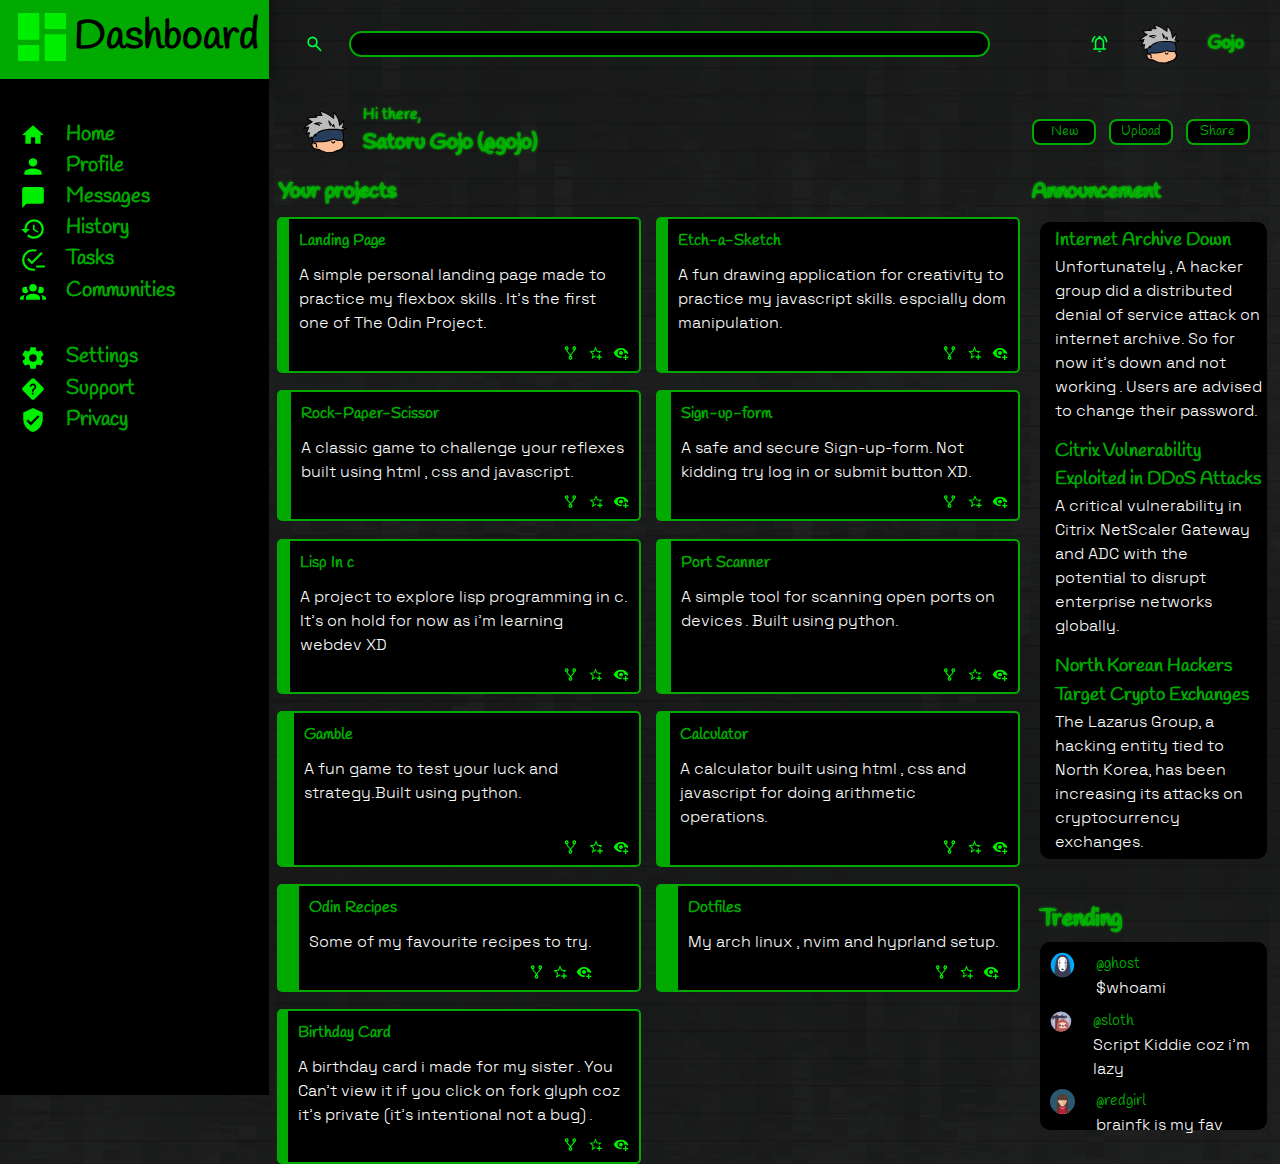
<file: index.html>
<!doctype html>
<html lang="en">
  <head>
    <meta charset="UTF-8" />
    <meta name="viewport" content="width=device-width, initial-scale=1.0" />
    <title>Admin Dashboard</title>
    <link rel="stylesheet" href="style.css" />
  </head>
  <body>
    <!--Making a container for my dashboard which will have display flex with 3 columns and 3 rows-->
    <div class="dashboard">
      <!--Sidebar will take first column and span across all rows -->
      <section class="sidebar">
        <!--sidebar will be further divided into 3 rows using grid-->
        <!--This is 1st row of sidebar which will contain heading "DASHBOARD" here -->
        <div class="sidebar-top">
          <div>
            <img src="assets/icons/view-dashboard.svg" alt="dashboard-logo" />
          </div>
          <h1>Dashboard</h1>
        </div>
        <!--This is second row of sidebar which will be containing different features , it is given display grid for proper alignment of each feature-->
        <div class="sidebar-features">
          <!--each feature is given a display flex so that icon and their p tag align properly in same row -->
          <div>
            <img src="assets/icons/home.svg" alt="home" />
            <p>Home</p>
          </div>
          <div>
            <img src="assets/icons/account.svg" alt="profile" />
            <p>Profile</p>
          </div>
          <div>
            <img src="assets/icons/message.svg" alt="Messages" />
            <p>Messages</p>
          </div>
          <div>
            <img src="assets/icons/history.svg" alt="History" />
            <p>History</p>
          </div>
          <div>
            <img src="assets/icons/tasks.svg" alt="Tasks" />
            <p>Tasks</p>
          </div>
          <div>
            <img src="assets/icons/account-group.svg" alt="Communities" />
            <p>Communities</p>
          </div>
        </div>
        <!--This is the last row of sidebar (3rd one)-->
        <!--It is structured same as sidebar features(it's children have display flex)-->
        <div class="sidebar-help">
          <div>
            <img src="assets/icons/cog.svg" alt="Settings" />
            <p>Settings</p>
          </div>
          <div>
            <img src="assets/icons/help-rhombus.svg" alt="support" />
            <p>Support</p>
          </div>
          <div>
            <img src="assets/icons/shield-check.svg" alt="privacy" />
            <p>Privacy</p>
          </div>
        </div>
      </section>
      <!--This takes the first row and spans from 2nd col to the end with display grid-->
      <section class="top-bar">
        <!--It's further divided into 2 rows with display grid-->
        <!--This is first row which is given display flex-->
        <div class="first-bar">
          <div class="search">
            <img src="assets/icons/search.svg" alt="search" />
            <input type="search" name="search" value="" />
          </div>
          <div class="avatar">
            <img src="assets/icons/bell.svg" alt="" />
            <a
              href="https://www.youtube.com/watch?v=dQw4w9WgXcQ"
              target="_blank"
            >
              <img src="assets/avatar/gojo.svg" alt="avatar" />
            </a>
            <h2>Gojo</h2>
          </div>
        </div>
        <!--This is second row , it's given display flex as well-->
        <div class="second-bar">
          <!--It's further divided into 2 div with display flex (one for logo and it's info , other for navbar)-->
          <div>
            <a
              href="https://www.youtube.com/watch?v=dQw4w9WgXcQ"
              target="_blank"
            >
              <img src="assets/avatar/gojo.svg" alt="avatar" />
            </a>
            <div>
              <p>Hi there,</p>
              <p>Satoru Gojo (@gojo)</p>
            </div>
          </div>
          <div class="navbar">
            <button>New</button>
            <button>Upload</button>
            <button>Share</button>
          </div>
        </div>
      </section>
      <!--This is the thrid row  and 2nd column, it contains all projects card , given display grid-->
      <section class="projects">
        <!--This is where project cards are it's children , it's given display grid with autofit so that it becomes responsive-->
        <div class="projects-grid">
          <!--Each direct div are project cards with display grid-->
          <div>
            <!--Empty div so that it changes it color when hover, takes almost 10-20% of project card just for design purpose-->
            <div class="coloreddiv"></div>
            <div>
              <!--Each card is further divided into 3rows (p for name of project, div for info about project last one for storing glyphs)-->
              <!--This is first row-->
              <p>Landing Page</p>
              <!--This is second row-->
              <div class="para">
                A simple personal landing page made to practice my flexbox
                skills . It's the first one of The Odin Project.
              </div>
              <!--This is third row-->
              <div class="glyphs">
                <!--Stores all glyphs (svg) with display flex-->
                <a
                  href="https://github.com/devnchill/Landing-Page"
                  target="_blank"
                >
                  <img src="assets/icons/fork.svg" alt="" />
                </a>
                <img src="assets/icons/star-plus-outline.svg" alt="" />
                <a
                  href="https://devnchill.github.io/Landing-Page"
                  target="_blank"
                >
                  <img src="assets/icons/eye-plus.svg" alt="" />
                </a>
              </div>
            </div>
          </div>
          <!--Second project card-->
          <div>
            <div class="coloreddiv"></div>
            <div>
              <p>Etch-a-Sketch</p>
              <div class="para">
                A fun drawing application for creativity to practice my
                javascript skills. espcially dom manipulation.
              </div>
              <div class="glyphs">
                <a
                  href="https://github.com/devnchill/Etch-a-Sketch"
                  target="_blank"
                >
                  <img src="assets/icons/fork.svg" alt="fork" />
                </a>
                <img
                  src="assets/icons/star-plus-outline.svg"
                  alt="star-plus-outline"
                />
                <a
                  href="https://devnchill.github.io/Etch-a-Sketch"
                  target="_blank"
                >
                  <img src="assets/icons/eye-plus.svg" alt="eye-plus" />
                </a>
              </div>
            </div>
          </div>
          <!--Third project card-->
          <div>
            <div class="coloreddiv"></div>
            <div>
              <p>Rock-Paper-Scissor</p>
              <div class="para">
                A classic game to challenge your reflexes built using html , css
                and javascript.
              </div>
              <div class="glyphs">
                <a
                  href="https://github.com/devnchill/Rock-Paper-Scissors"
                  target="_blank"
                >
                  <img src="assets/icons/fork.svg" alt="fork" />
                </a>
                <img src="assets/icons/star-plus-outline.svg" alt="" />
                <a
                  href="https://devnchill.github.io/Rock-Paper-Scissors"
                  target="_blank"
                >
                  <img src="assets/icons/eye-plus.svg" alt="view" />
                </a>
              </div>
            </div>
          </div>
          <!--Fourth project card-->
          <div>
            <div class="coloreddiv"></div>
            <div>
              <p>Sign-up-form</p>
              <div class="para">
                A safe and secure Sign-up-form. Not kidding try log in or submit
                button XD.
              </div>
              <div class="glyphs">
                <a
                  href="https://github.com/devnchill/Sign-up-form"
                  target="_blank"
                >
                  <img src="assets/icons/fork.svg" alt="fork" />
                </a>
                <img src="assets/icons/star-plus-outline.svg" alt="" />
                <a
                  href="https://devnchill.github.io/Sign-up-Form"
                  target="_blank"
                >
                  <img src="assets/icons/eye-plus.svg" alt="view" />
                </a>
              </div>
            </div>
          </div>
          <!--FIfth project card-->
          <div>
            <div class="coloreddiv"></div>
            <div>
              <p>Lisp In c</p>
              <div class="para">
                A project to explore lisp programming in c. It's on hold for now
                as i'm learning webdev XD
              </div>
              <div class="glyphs">
                <a href="https://github.com/devnchill/LispInC" target="_blank">
                  <img src="assets/icons/fork.svg" alt="" />
                </a>
                <img src="assets/icons/star-plus-outline.svg" alt="" />
                <img src="assets/icons/eye-plus.svg" alt="" />
              </div>
            </div>
          </div>
          <!--Sixth project card-->
          <div>
            <div class="coloreddiv"></div>
            <div>
              <p>Port Scanner</p>
              <div class="para">
                A simple tool for scanning open ports on devices . Built using
                python.
              </div>
              <div class="glyphs">
                <a
                  href="https://github.com/devnchill/Python_Stuff/tree/main/Port_Scanner"
                  target="_blank"
                >
                  <img src="assets/icons/fork.svg" alt="" />
                </a>
                <img src="assets/icons/star-plus-outline.svg" alt="" />
                <img src="assets/icons/eye-plus.svg" alt="" />
              </div>
            </div>
          </div>
          <!--Seventh project card-->
          <div>
            <div class="coloreddiv"></div>
            <div>
              <p>Gamble</p>
              <div class="para">
                A fun game to test your luck and strategy.Built using python.
              </div>
              <div class="glyphs">
                <a
                  href="https://github.com/devnchill/Python_Stuff/blob/main/gamble.py"
                  target="_blank"
                >
                  <img src="assets/icons/fork.svg" alt="" />
                </a>
                <img src="assets/icons/star-plus-outline.svg" alt="" />
                <img src="assets/icons/eye-plus.svg" alt="" />
              </div>
            </div>
          </div>
          <!--Eigth project card-->
          <div>
            <div class="coloreddiv"></div>
            <div>
              <p>Calculator</p>
              <div class="para">
                A calculator built using html , css and javascript for doing
                arithmetic operations.
              </div>
              <div class="glyphs">
                <a
                  href="https://github.com/devnchill/Calculator"
                  target="_blank"
                >
                  <img src="assets/icons/fork.svg" alt="" />
                </a>
                <img src="assets/icons/star-plus-outline.svg" alt="" />
                <a
                  href="https://devnchill.github.io/Calculator"
                  target="_blank"
                >
                  <img src="assets/icons/eye-plus.svg" alt="" />
                </a>
              </div>
            </div>
          </div>
          <!--Nineth project card-->
          <div>
            <div class="coloreddiv"></div>
            <div>
              <p>Odin Recipes</p>
              <div class="para">Some of my favourite recipes to try.</div>
              <div class="glyphs">
                <a
                  href="https://github.com/devnchill/odin-recipes"
                  target="_blank"
                >
                  <img src="assets/icons/fork.svg" alt="" />
                </a>
                <img src="assets/icons/star-plus-outline.svg" alt="" />
                <a
                  href="https://devnchill.github.io/odin-recipes"
                  target="_blank"
                >
                  <img src="assets/icons/eye-plus.svg" alt="" />
                </a>
              </div>
            </div>
          </div>
          <!-- Tenth project card-->
          <div>
            <div class="coloreddiv"></div>
            <div>
              <p>Dotfiles</p>
              <div class="para">My arch linux , nvim and hyprland setup.</div>
              <div class="glyphs">
                <a href="https://github.com/devnchill/dotfiles" target="_blank">
                  <img src="assets/icons/fork.svg" alt="" />
                </a>
                <img src="assets/icons/star-plus-outline.svg" alt="" />
                <img src="assets/icons/eye-plus.svg" alt="" />
              </div>
            </div>
          </div>
          <!-- Eleventh project card-->
          <div>
            <div class="coloreddiv"></div>
            <div>
              <p>Birthday Card</p>
              <div class="para">
                A birthday card i made for my sister . You Can't view it if you
                click on fork glyph coz it's private (it's intentional not a
                bug) .
              </div>
              <div class="glyphs">
                <img src="assets/icons/fork.svg" alt="" />
                <img src="assets/icons/star-plus-outline.svg" alt="" />
                <img src="assets/icons/eye-plus.svg" alt="" />
              </div>
            </div>
          </div>
        </div>
      </section>
      <!--As the name suggests this is second row with display flex so that they align on same row perfectly just below top-bar , it spans from 2nd column to the end-->
      <section class="row2">
        <div>Your projects</div>
        <div>Announcement</div>
      </section>
      <!--This takes last column and spans from 3rd row with display grid -->
      <section class="extra">
        <!--Divided into 2 parts firsts for nows with display grid-->
        <div class="info">
          <!--This contains individual div for news-->
          <div>
            <!--This is what contains news and is further divided into 2 rows (one for heading and other for details regarding that news)-->
            <h3>Internet Archive Down</h3>
            <div>
              Unfortunately , A hacker group did a distributed denial of service
              attack on internet archive. So for now it's down and not working .
              Users are advised to change their password.
            </div>
          </div>
          <!--This contains individual div for news-->
          <div>
            <!--This is what contains news and is further divided into 2 rows (one for heading and other for details regarding that news)-->
            <h3>Citrix Vulnerability Exploited in DDoS Attacks</h3>
            <div>
              A critical vulnerability in Citrix NetScaler Gateway and ADC with
              the potential to disrupt enterprise networks globally.
            </div>
          </div>
          <!--This contains individual div for news-->
          <div>
            <!--This is what contains news and is further divided into 2 rows (one for heading and other for details regarding that news)-->
            <h3>North Korean Hackers Target Crypto Exchanges</h3>
            <div>
              The Lazarus Group, a hacking entity tied to North Korea, has been
              increasing its attacks on cryptocurrency exchanges.
            </div>
          </div>
        </div>
        <!--This is second row of extra section it contains trending info-->
        <div class="trending">
          <!--Further divided into 2 rows one for heading other for div which will further store about trending section-->
          <!--This is 1st row perhaps heading-->
          <p>Trending</p>
          <!--This is what contains info about trending-->
          <div class="status">
            <!--Contains div for individual people and their info , separate row for each people with display grid-->
            <div class="people">
              <!--Each div with class people contains 2 further columns , one for avatar and other for their div which futher contains username and a bit of funny info-->
              <a
                href="https://www.youtube.com/watch?v=dQw4w9WgXcQ"
                target="_blank"
              >
                <img src="assets/avatar/ghost.svg" alt="ghost" />
              </a>
              <div>
                <p>@ghost</p>
                <p>$whoami</p>
              </div>
            </div>
            <div class="people">
              <a
                href="https://www.youtube.com/watch?v=dQw4w9WgXcQ"
                target="_blank"
              >
                <img src="assets/avatar/sloth.svg" alt="redgirl" />
              </a>

              <div>
                <p>@sloth</p>
                <p>Script Kiddie coz i'm lazy</p>
              </div>
            </div>
            <div class="people">
              <a
                href="https://www.youtube.com/watch?v=dQw4w9WgXcQ"
                target="_blank"
              >
                <img src="assets/avatar/redgirl.svg" alt="redgirl" />
              </a>
              <div>
                <p>@redgirl</p>
                <p>brainfk is my fav</p>
              </div>
            </div>
          </div>
          <!--People's status ends here-->
        </div>
        <!--Trending section ends here-->
      </section>
      <!--extra section ends here-->
    </div>
  </body>
</html>
</file>
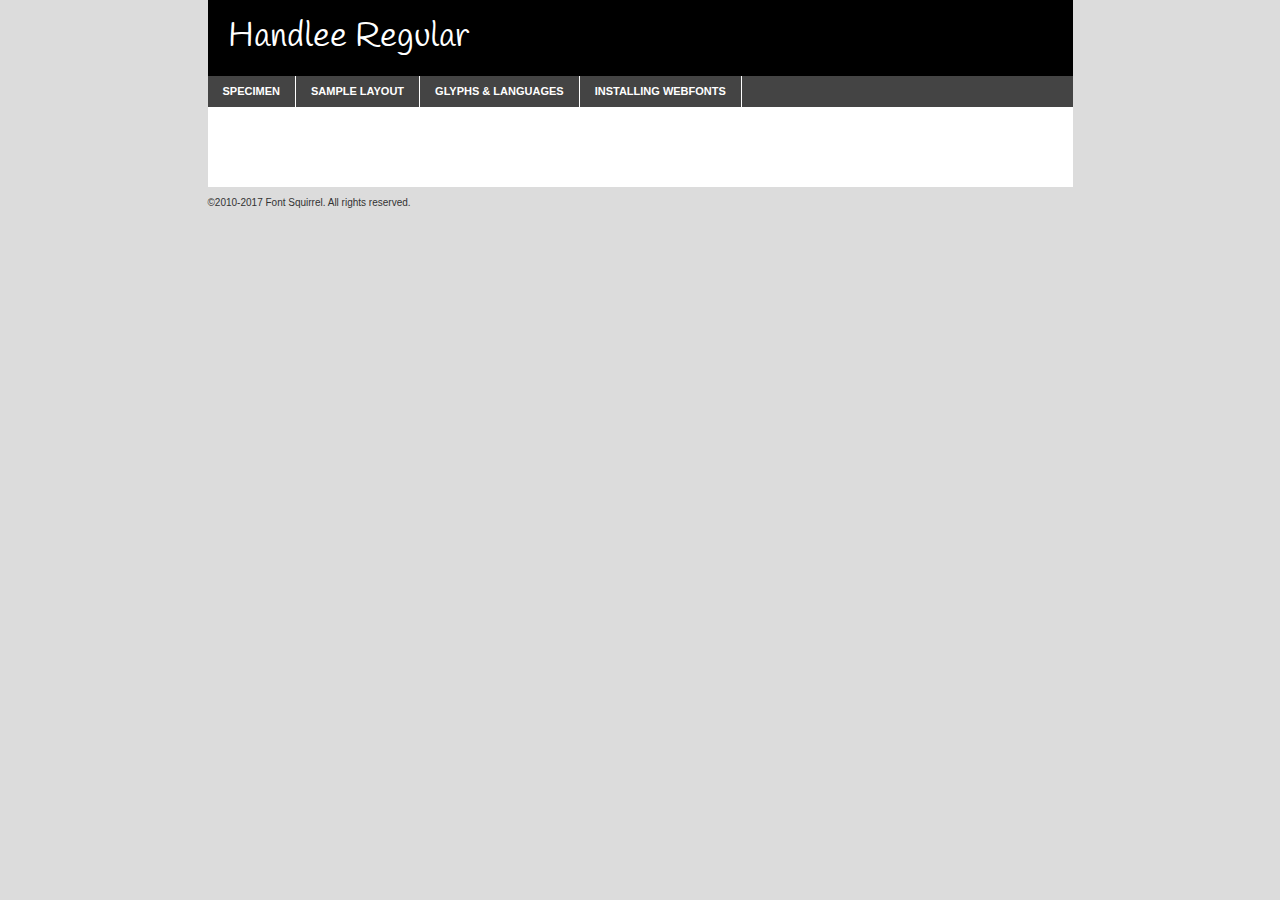
<file: assets/fonts/handlee/handlee-regular-demo.html>
<!DOCTYPE html PUBLIC "-//W3C//DTD XHTML 1.0 Transitional//EN"
        "http://www.w3.org/TR/xhtml1/DTD/xhtml1-transitional.dtd">

<html xmlns="http://www.w3.org/1999/xhtml" xml:lang="en" lang="en">
<head>
    <meta http-equiv="Content-Type" content="text/html; charset=utf-8"/>
    <script src="http://ajax.googleapis.com/ajax/libs/jquery/1.7.2/jquery.min.js" type="text/javascript" charset="utf-8"></script>
    <script type="text/javascript">
		(function($) {
			$.fn.easyTabs = function(option) {
				var param = jQuery.extend({ fadeSpeed: 'fast', defaultContent: 1, activeClass: 'active' }, option);
				$(this).each(function() {
					var thisId = '#' + this.id;
					if ( param.defaultContent == '' )
					{
						param.defaultContent = 1;
					}
					if ( typeof param.defaultContent == 'number' )
					{
						var defaultTab = $(thisId + ' .tabs li:eq(' + (param.defaultContent - 1) + ') a').attr('href').substr(1);
					}
					else
					{
						var defaultTab = param.defaultContent;
					}
					$(thisId + ' .tabs li a').each(function() {
						var tabToHide = $(this).attr('href').substr(1);
						$('#' + tabToHide).addClass('easytabs-tab-content');
					});
					hideAll();
					changeContent(defaultTab);

					function hideAll() {$(thisId + ' .easytabs-tab-content').hide();}

					function changeContent(tabId)
					{
						hideAll();
						$(thisId + ' .tabs li').removeClass(param.activeClass);
						$(thisId + ' .tabs li a[href=#' + tabId + ']').closest('li').addClass(param.activeClass);
						if ( param.fadeSpeed != 'none' )
						{
							$(thisId + ' #' + tabId).fadeIn(param.fadeSpeed);
						}
						else
						{
							$(thisId + ' #' + tabId).show();
						}
					}

					$(thisId + ' .tabs li').click(function() {
						var tabId = $(this).find('a').attr('href').substr(1);
						changeContent(tabId);
						return false;
					});
				});
			}
		})(jQuery);
    </script>
    <link rel="stylesheet" href="specimen_files/specimen_stylesheet.css" type="text/css" charset="utf-8"/>
    <link rel="stylesheet" href="stylesheet.css" type="text/css" charset="utf-8"/>

    <style type="text/css">
        		body {
			font-family: 'handleeregular';
        		}

            </style>

    <title>Handlee Regular Specimen</title>


    <script type="text/javascript" charset="utf-8">
		$(document).ready(function() {
			$('#container').easyTabs({ defaultContent: 1 });
		});
    </script>
</head>

<body>
<div id="container">
    <div id="header">
		Handlee Regular    </div>
    <ul class="tabs">
        <li><a href="#specimen">Specimen</a></li>
        <li><a href="#layout">Sample Layout</a></li>
		        <li><a href="#glyphs">Glyphs &amp; Languages</a></li>
        <li><a href="#installing">Installing Webfonts</a></li>

    </ul>

    <div id="main_content">


        <div id="specimen">

            <div class="section">
                <div class="grid12 firstcol">
                    <div class="huge">AaBb</div>
                </div>
            </div>

            <div class="section">
                <div class="glyph_range">A&#x200B;B&#x200b;C&#x200b;D&#x200b;E&#x200b;F&#x200b;G&#x200b;H&#x200b;I&#x200b;J&#x200b;K&#x200b;L&#x200b;M&#x200b;N&#x200b;O&#x200b;P&#x200b;Q&#x200b;R&#x200b;S&#x200b;T&#x200b;U&#x200b;V&#x200b;W&#x200b;X&#x200b;Y&#x200b;Z&#x200b;a&#x200b;b&#x200b;c&#x200b;d&#x200b;e&#x200b;f&#x200b;g&#x200b;h&#x200b;i&#x200b;j&#x200b;k&#x200b;l&#x200b;m&#x200b;n&#x200b;o&#x200b;p&#x200b;q&#x200b;r&#x200b;s&#x200b;t&#x200b;u&#x200b;v&#x200b;w&#x200b;x&#x200b;y&#x200b;z&#x200b;1&#x200b;2&#x200b;3&#x200b;4&#x200b;5&#x200b;6&#x200b;7&#x200b;8&#x200b;9&#x200b;0&#x200b;&amp;&#x200b;.&#x200b;,&#x200b;?&#x200b;!&#x200b;&#64;&#x200b;(&#x200b;)&#x200b;#&#x200b;$&#x200b;%&#x200b;*&#x200b;+&#x200b;-&#x200b;=&#x200b;:&#x200b;;</div>
            </div>
            <div class="section">
                <div class="grid12 firstcol">
                    <table class="sample_table">
                        <tr>
                            <td>10</td>
                            <td class="size10">abcdefghijklmnopqrstuvwxyzABCDEFGHIJKLMNOPQRSTUVWXYZ0123456789abcdefghijklmnopqrstuvwxyzABCDEFGHIJKLMNOPQRSTUVWXYZ0123456789abcdefghijklmnopqrstuvwxyzABCDEFGHIJKLMNOPQRSTUVWXYZ</td>
                        </tr>
                        <tr>
                            <td>11</td>
                            <td class="size11">abcdefghijklmnopqrstuvwxyzABCDEFGHIJKLMNOPQRSTUVWXYZ0123456789abcdefghijklmnopqrstuvwxyzABCDEFGHIJKLMNOPQRSTUVWXYZ0123456789abcdefghijklmnopqrstuvwxyzABCDEFGHIJKLMNOPQRSTUVWXYZ</td>
                        </tr>
                        <tr>
                            <td>12</td>
                            <td class="size12">abcdefghijklmnopqrstuvwxyzABCDEFGHIJKLMNOPQRSTUVWXYZ0123456789abcdefghijklmnopqrstuvwxyzABCDEFGHIJKLMNOPQRSTUVWXYZ0123456789abcdefghijklmnopqrstuvwxyzABCDEFGHIJKLMNOPQRSTUVWXYZ</td>
                        </tr>
                        <tr>
                            <td>13</td>
                            <td class="size13">abcdefghijklmnopqrstuvwxyzABCDEFGHIJKLMNOPQRSTUVWXYZ0123456789abcdefghijklmnopqrstuvwxyzABCDEFGHIJKLMNOPQRSTUVWXYZ0123456789abcdefghijklmnopqrstuvwxyzABCDEFGHIJKLMNOPQRSTUVWXYZ</td>
                        </tr>
                        <tr>
                            <td>14</td>
                            <td class="size14">abcdefghijklmnopqrstuvwxyzABCDEFGHIJKLMNOPQRSTUVWXYZ0123456789abcdefghijklmnopqrstuvwxyzABCDEFGHIJKLMNOPQRSTUVWXYZ0123456789abcdefghijklmnopqrstuvwxyzABCDEFGHIJKLMNOPQRSTUVWXYZ</td>
                        </tr>
                        <tr>
                            <td>16</td>
                            <td class="size16">abcdefghijklmnopqrstuvwxyzABCDEFGHIJKLMNOPQRSTUVWXYZ0123456789abcdefghijklmnopqrstuvwxyzABCDEFGHIJKLMNOPQRSTUVWXYZ</td>
                        </tr>
                        <tr>
                            <td>18</td>
                            <td class="size18">abcdefghijklmnopqrstuvwxyzABCDEFGHIJKLMNOPQRSTUVWXYZ0123456789abcdefghijklmnopqrstuvwxyzABCDEFGHIJKLMNOPQRSTUVWXYZ</td>
                        </tr>
                        <tr>
                            <td>20</td>
                            <td class="size20">abcdefghijklmnopqrstuvwxyzABCDEFGHIJKLMNOPQRSTUVWXYZ0123456789abcdefghijklmnopqrstuvwxyzABCDEFGHIJKLMNOPQRSTUVWXYZ</td>
                        </tr>
                        <tr>
                            <td>24</td>
                            <td class="size24">abcdefghijklmnopqrstuvwxyzABCDEFGHIJKLMNOPQRSTUVWXYZ0123456789abcdefghijklmnopqrstuvwxyzABCDEFGHIJKLMNOPQRSTUVWXYZ</td>
                        </tr>
                        <tr>
                            <td>30</td>
                            <td class="size30">abcdefghijklmnopqrstuvwxyzABCDEFGHIJKLMNOPQRSTUVWXYZ0123456789abcdefghijklmnopqrstuvwxyzABCDEFGHIJKLMNOPQRSTUVWXYZ</td>
                        </tr>
                        <tr>
                            <td>36</td>
                            <td class="size36">abcdefghijklmnopqrstuvwxyzABCDEFGHIJKLMNOPQRSTUVWXYZ0123456789abcdefghijklmnopqrstuvwxyzABCDEFGHIJKLMNOPQRSTUVWXYZ</td>
                        </tr>
                        <tr>
                            <td>48</td>
                            <td class="size48">abcdefghijklmnopqrstuvwxyzABCDEFGHIJKLMNOPQRSTUVWXYZ0123456789abcdefghijklmnopqrstuvwxyzABCDEFGHIJKLMNOPQRSTUVWXYZ</td>
                        </tr>
                        <tr>
                            <td>60</td>
                            <td class="size60">abcdefghijklmnopqrstuvwxyzABCDEFGHIJKLMNOPQRSTUVWXYZ0123456789abcdefghijklmnopqrstuvwxyzABCDEFGHIJKLMNOPQRSTUVWXYZ</td>
                        </tr>
                        <tr>
                            <td>72</td>
                            <td class="size72">abcdefghijklmnopqrstuvwxyzABCDEFGHIJKLMNOPQRSTUVWXYZ0123456789abcdefghijklmnopqrstuvwxyzABCDEFGHIJKLMNOPQRSTUVWXYZ</td>
                        </tr>
                        <tr>
                            <td>90</td>
                            <td class="size90">abcdefghijklmnopqrstuvwxyzABCDEFGHIJKLMNOPQRSTUVWXYZ0123456789abcdefghijklmnopqrstuvwxyzABCDEFGHIJKLMNOPQRSTUVWXYZ</td>
                        </tr>
                    </table>

                </div>

            </div>


            <div class="section" id="bodycomparison">


                <div id="xheight">
                    <div class="fontbody">&#x25FC;&#x25FC;&#x25FC;&#x25FC;&#x25FC;&#x25FC;&#x25FC;&#x25FC;&#x25FC;&#x25FC;&#x25FC;&#x25FC;&#x25FC;&#x25FC;&#x25FC;&#x25FC;&#x25FC;&#x25FC;&#x25FC;&#x25FC;&#x25FC;&#x25FC;&#x25FC;&#x25FC;&#x25FC;&#x25FC;&#x25FC;&#x25FC;&#x25FC;&#x25FC;&#x25FC;&#x25FC;&#x25FC;&#x25FC;&#x25FC;&#x25FC;&#x25FC;&#x25FC;&#x25FC;&#x25FC;&#x25FC;&#x25FC;&#x25FC;&#x25FC;&#x25FC;&#x25FC;&#x25FC;&#x25FC;&#x25FC;&#x25FC;&#x25FC;&#x25FC;&#x25FC;&#x25FC;&#x25FC;&#x25FC;&#x25FC;&#x25FC;&#x25FC;&#x25FC;&#x25FC;&#x25FC;&#x25FC;&#x25FC;&#x25FC;&#x25FC;&#x25FC;&#x25FC;&#x25FC;&#x25FC;&#x25FC;&#x25FC;&#x25FC;&#x25FC;&#x25FC;&#x25FC;&#x25FC;&#x25FC;&#x25FC;&#x25FC;&#x25FC;&#x25FC;&#x25FC;&#x25FC;&#x25FC;&#x25FC;&#x25FC;&#x25FC;&#x25FC;&#x25FC;&#x25FC;&#x25FC;&#x25FC;&#x25FC;&#x25FC;&#x25FC;&#x25FC;&#x25FC;&#x25FC;body</div>
                    <div class="arialbody">body</div>
                    <div class="verdanabody">body</div>
                    <div class="georgiabody">body</div>
                </div>
                <div class="fontbody" style="z-index:1">
                    body<span>Handlee Regular</span>
                </div>
                <div class="arialbody" style="z-index:1">
                    body<span>Arial</span>
                </div>
                <div class="verdanabody" style="z-index:1">
                    body<span>Verdana</span>
                </div>
                <div class="georgiabody" style="z-index:1">
                    body<span>Georgia</span>
                </div>


            </div>


            <div class="section psample psample_row1" id="">

                <div class="grid2 firstcol">
                    <p class="size10"><span>10.</span>Aenean lacinia bibendum nulla sed consectetur. Fusce dapibus, tellus ac cursus commodo, tortor mauris condimentum nibh, ut fermentum massa justo sit amet risus. Nullam id dolor id nibh ultricies vehicula ut id elit. Cum sociis natoque penatibus et magnis dis parturient montes, nascetur ridiculus mus. Nulla vitae elit libero, a pharetra augue.</p>

                </div>
                <div class="grid3">
                    <p class="size11"><span>11.</span>Aenean lacinia bibendum nulla sed consectetur. Fusce dapibus, tellus ac cursus commodo, tortor mauris condimentum nibh, ut fermentum massa justo sit amet risus. Nullam id dolor id nibh ultricies vehicula ut id elit. Cum sociis natoque penatibus et magnis dis parturient montes, nascetur ridiculus mus. Nulla vitae elit libero, a pharetra augue.</p>

                </div>
                <div class="grid3">
                    <p class="size12"><span>12.</span>Aenean lacinia bibendum nulla sed consectetur. Fusce dapibus, tellus ac cursus commodo, tortor mauris condimentum nibh, ut fermentum massa justo sit amet risus. Nullam id dolor id nibh ultricies vehicula ut id elit. Cum sociis natoque penatibus et magnis dis parturient montes, nascetur ridiculus mus. Nulla vitae elit libero, a pharetra augue.</p>

                </div>
                <div class="grid4">
                    <p class="size13"><span>13.</span>Aenean lacinia bibendum nulla sed consectetur. Fusce dapibus, tellus ac cursus commodo, tortor mauris condimentum nibh, ut fermentum massa justo sit amet risus. Nullam id dolor id nibh ultricies vehicula ut id elit. Cum sociis natoque penatibus et magnis dis parturient montes, nascetur ridiculus mus. Nulla vitae elit libero, a pharetra augue.</p>

                </div>
                <div class="white_blend"></div>

            </div>
            <div class="section psample psample_row2" id="">
                <div class="grid3 firstcol">
                    <p class="size14"><span>14.</span>Aenean lacinia bibendum nulla sed consectetur. Fusce dapibus, tellus ac cursus commodo, tortor mauris condimentum nibh, ut fermentum massa justo sit amet risus. Nullam id dolor id nibh ultricies vehicula ut id elit. Cum sociis natoque penatibus et magnis dis parturient montes, nascetur ridiculus mus. Nulla vitae elit libero, a pharetra augue.</p>

                </div>
                <div class="grid4">
                    <p class="size16"><span>16.</span>Aenean lacinia bibendum nulla sed consectetur. Fusce dapibus, tellus ac cursus commodo, tortor mauris condimentum nibh, ut fermentum massa justo sit amet risus. Nullam id dolor id nibh ultricies vehicula ut id elit. Cum sociis natoque penatibus et magnis dis parturient montes, nascetur ridiculus mus. Nulla vitae elit libero, a pharetra augue.</p>

                </div>
                <div class="grid5">
                    <p class="size18"><span>18.</span>Aenean lacinia bibendum nulla sed consectetur. Fusce dapibus, tellus ac cursus commodo, tortor mauris condimentum nibh, ut fermentum massa justo sit amet risus. Nullam id dolor id nibh ultricies vehicula ut id elit. Cum sociis natoque penatibus et magnis dis parturient montes, nascetur ridiculus mus. Nulla vitae elit libero, a pharetra augue.</p>

                </div>

                <div class="white_blend"></div>

            </div>

            <div class="section psample psample_row3" id="">
                <div class="grid5 firstcol">
                    <p class="size20"><span>20.</span>Aenean lacinia bibendum nulla sed consectetur. Fusce dapibus, tellus ac cursus commodo, tortor mauris condimentum nibh, ut fermentum massa justo sit amet risus. Nullam id dolor id nibh ultricies vehicula ut id elit. Cum sociis natoque penatibus et magnis dis parturient montes, nascetur ridiculus mus. Nulla vitae elit libero, a pharetra augue.</p>
                </div>
                <div class="grid7">
                    <p class="size24"><span>24.</span>Aenean lacinia bibendum nulla sed consectetur. Fusce dapibus, tellus ac cursus commodo, tortor mauris condimentum nibh, ut fermentum massa justo sit amet risus. Nullam id dolor id nibh ultricies vehicula ut id elit. Cum sociis natoque penatibus et magnis dis parturient montes, nascetur ridiculus mus. Nulla vitae elit libero, a pharetra augue.</p>
                </div>

                <div class="white_blend"></div>

            </div>

            <div class="section psample psample_row4" id="">
                <div class="grid12 firstcol">
                    <p class="size30"><span>30.</span>Aenean lacinia bibendum nulla sed consectetur. Fusce dapibus, tellus ac cursus commodo, tortor mauris condimentum nibh, ut fermentum massa justo sit amet risus. Nullam id dolor id nibh ultricies vehicula ut id elit. Cum sociis natoque penatibus et magnis dis parturient montes, nascetur ridiculus mus. Nulla vitae elit libero, a pharetra augue.</p>
                </div>
                <div class="white_blend"></div>

            </div>


            <div class="section psample psample_row1 fullreverse">
                <div class="grid2 firstcol">
                    <p class="size10"><span>10.</span>Aenean lacinia bibendum nulla sed consectetur. Fusce dapibus, tellus ac cursus commodo, tortor mauris condimentum nibh, ut fermentum massa justo sit amet risus. Nullam id dolor id nibh ultricies vehicula ut id elit. Cum sociis natoque penatibus et magnis dis parturient montes, nascetur ridiculus mus. Nulla vitae elit libero, a pharetra augue.</p>

                </div>
                <div class="grid3">
                    <p class="size11"><span>11.</span>Aenean lacinia bibendum nulla sed consectetur. Fusce dapibus, tellus ac cursus commodo, tortor mauris condimentum nibh, ut fermentum massa justo sit amet risus. Nullam id dolor id nibh ultricies vehicula ut id elit. Cum sociis natoque penatibus et magnis dis parturient montes, nascetur ridiculus mus. Nulla vitae elit libero, a pharetra augue.</p>

                </div>
                <div class="grid3">
                    <p class="size12"><span>12.</span>Aenean lacinia bibendum nulla sed consectetur. Fusce dapibus, tellus ac cursus commodo, tortor mauris condimentum nibh, ut fermentum massa justo sit amet risus. Nullam id dolor id nibh ultricies vehicula ut id elit. Cum sociis natoque penatibus et magnis dis parturient montes, nascetur ridiculus mus. Nulla vitae elit libero, a pharetra augue.</p>

                </div>
                <div class="grid4">
                    <p class="size13"><span>13.</span>Aenean lacinia bibendum nulla sed consectetur. Fusce dapibus, tellus ac cursus commodo, tortor mauris condimentum nibh, ut fermentum massa justo sit amet risus. Nullam id dolor id nibh ultricies vehicula ut id elit. Cum sociis natoque penatibus et magnis dis parturient montes, nascetur ridiculus mus. Nulla vitae elit libero, a pharetra augue.</p>

                </div>
                <div class="black_blend"></div>

            </div>

            <div class="section psample psample_row2 fullreverse">
                <div class="grid3 firstcol">
                    <p class="size14"><span>14.</span>Aenean lacinia bibendum nulla sed consectetur. Fusce dapibus, tellus ac cursus commodo, tortor mauris condimentum nibh, ut fermentum massa justo sit amet risus. Nullam id dolor id nibh ultricies vehicula ut id elit. Cum sociis natoque penatibus et magnis dis parturient montes, nascetur ridiculus mus. Nulla vitae elit libero, a pharetra augue.</p>

                </div>
                <div class="grid4">
                    <p class="size16"><span>16.</span>Aenean lacinia bibendum nulla sed consectetur. Fusce dapibus, tellus ac cursus commodo, tortor mauris condimentum nibh, ut fermentum massa justo sit amet risus. Nullam id dolor id nibh ultricies vehicula ut id elit. Cum sociis natoque penatibus et magnis dis parturient montes, nascetur ridiculus mus. Nulla vitae elit libero, a pharetra augue.</p>

                </div>
                <div class="grid5">
                    <p class="size18"><span>18.</span>Aenean lacinia bibendum nulla sed consectetur. Fusce dapibus, tellus ac cursus commodo, tortor mauris condimentum nibh, ut fermentum massa justo sit amet risus. Nullam id dolor id nibh ultricies vehicula ut id elit. Cum sociis natoque penatibus et magnis dis parturient montes, nascetur ridiculus mus. Nulla vitae elit libero, a pharetra augue.</p>

                </div>
                <div class="black_blend"></div>

            </div>

            <div class="section psample fullreverse psample_row3" id="">
                <div class="grid5 firstcol">
                    <p class="size20"><span>20.</span>Aenean lacinia bibendum nulla sed consectetur. Fusce dapibus, tellus ac cursus commodo, tortor mauris condimentum nibh, ut fermentum massa justo sit amet risus. Nullam id dolor id nibh ultricies vehicula ut id elit. Cum sociis natoque penatibus et magnis dis parturient montes, nascetur ridiculus mus. Nulla vitae elit libero, a pharetra augue.</p>
                </div>
                <div class="grid7">
                    <p class="size24"><span>24.</span>Aenean lacinia bibendum nulla sed consectetur. Fusce dapibus, tellus ac cursus commodo, tortor mauris condimentum nibh, ut fermentum massa justo sit amet risus. Nullam id dolor id nibh ultricies vehicula ut id elit. Cum sociis natoque penatibus et magnis dis parturient montes, nascetur ridiculus mus. Nulla vitae elit libero, a pharetra augue.</p>
                </div>

                <div class="black_blend"></div>

            </div>

            <div class="section psample fullreverse psample_row4" id="" style="border-bottom: 20px #000 solid;">
                <div class="grid12 firstcol">
                    <p class="size30"><span>30.</span>Aenean lacinia bibendum nulla sed consectetur. Fusce dapibus, tellus ac cursus commodo, tortor mauris condimentum nibh, ut fermentum massa justo sit amet risus. Nullam id dolor id nibh ultricies vehicula ut id elit. Cum sociis natoque penatibus et magnis dis parturient montes, nascetur ridiculus mus. Nulla vitae elit libero, a pharetra augue.</p>
                </div>
                <div class="black_blend"></div>

            </div>


        </div>

        <div id="layout">

            <div class="section">

                <div class="grid12 firstcol">
                    <h1>Lorem Ipsum Dolor</h1>
                    <h2>Etiam porta sem malesuada magna mollis euismod</h2>

                    <p class="byline">By <a href="#link">Aenean Lacinia</a></p>
                </div>
            </div>
            <div class="section">
                <div class="grid8 firstcol">
                    <p class="large">Donec sed odio dui. Morbi leo risus, porta ac consectetur ac, vestibulum at eros. Fusce dapibus, tellus ac cursus commodo, tortor mauris condimentum nibh, ut fermentum massa justo sit amet risus. </p>


                    <h3>Pellentesque ornare sem</h3>

                    <p>Maecenas sed diam eget risus varius blandit sit amet non magna. Maecenas faucibus mollis interdum. Donec ullamcorper nulla non metus auctor fringilla. Nullam id dolor id nibh ultricies vehicula ut id elit. Nullam id dolor id nibh ultricies vehicula ut id elit. </p>

                    <p>Aenean eu leo quam. Pellentesque ornare sem lacinia quam venenatis vestibulum. Lorem ipsum dolor sit amet, consectetur adipiscing elit. Cum sociis natoque penatibus et magnis dis parturient montes, nascetur ridiculus mus. </p>

                    <p>Nulla vitae elit libero, a pharetra augue. Praesent commodo cursus magna, vel scelerisque nisl consectetur et. Aenean lacinia bibendum nulla sed consectetur. </p>

                    <p>Nullam quis risus eget urna mollis ornare vel eu leo. Nullam quis risus eget urna mollis ornare vel eu leo. Maecenas sed diam eget risus varius blandit sit amet non magna. Donec ullamcorper nulla non metus auctor fringilla. </p>

                    <h3>Cras mattis consectetur</h3>

                    <p>Aenean eu leo quam. Pellentesque ornare sem lacinia quam venenatis vestibulum. Aenean lacinia bibendum nulla sed consectetur. Integer posuere erat a ante venenatis dapibus posuere velit aliquet. Cras mattis consectetur purus sit amet fermentum. </p>

                    <p>Nullam id dolor id nibh ultricies vehicula ut id elit. Nullam quis risus eget urna mollis ornare vel eu leo. Cras mattis consectetur purus sit amet fermentum.</p>
                </div>

                <div class="grid4 sidebar">

                    <div class="box reverse">
                        <p class="last">Nullam quis risus eget urna mollis ornare vel eu leo. Donec ullamcorper nulla non metus auctor fringilla. Cras mattis consectetur purus sit amet fermentum. Sed posuere consectetur est at lobortis. Lorem ipsum dolor sit amet, consectetur adipiscing elit. </p>
                    </div>

                    <p class="caption">Maecenas sed diam eget risus varius.</p>

                    <p>Vestibulum id ligula porta felis euismod semper. Integer posuere erat a ante venenatis dapibus posuere velit aliquet. Vestibulum id ligula porta felis euismod semper. Sed posuere consectetur est at lobortis. Maecenas sed diam eget risus varius blandit sit amet non magna. Fusce dapibus, tellus ac cursus commodo, tortor mauris condimentum nibh, ut fermentum massa justo sit amet risus. </p>


                    <p>Duis mollis, est non commodo luctus, nisi erat porttitor ligula, eget lacinia odio sem nec elit. Aenean lacinia bibendum nulla sed consectetur. Vivamus sagittis lacus vel augue laoreet rutrum faucibus dolor auctor. Aenean lacinia bibendum nulla sed consectetur. Nullam quis risus eget urna mollis ornare vel eu leo. </p>

                    <p>Praesent commodo cursus magna, vel scelerisque nisl consectetur et. Donec ullamcorper nulla non metus auctor fringilla. Maecenas faucibus mollis interdum. Fusce dapibus, tellus ac cursus commodo, tortor mauris condimentum nibh, ut fermentum massa justo sit amet risus. </p>

                </div>
            </div>

        </div>


		

        <div id="glyphs">
            <div class="section">
                <div class="grid12 firstcol">

                    <h1>Language Support</h1>
                    <p>The subset of Handlee Regular in this kit supports the following languages:<br/>

						Albanian, Basque, Breton, Chamorro, English, Finnish, French, Frisian, Galician, German, Italian, Malagasy, Norwegian, Portuguese, Spanish, Alsatian, Aragonese, Arapaho, Arrernte, Asturian, Aymara, Bislama, Cebuano, Corsican, Fijian, French_creole, Genoese, Gilbertese, Greenlandic, Haitian_creole, Hiligaynon, Hmong, Hopi, Ibanag, Iloko_ilokano, Indonesian, Interglossa_glosa, Interlingua, Irish_gaelic, Jerriais, Lojban, Lombard, Luxembourgeois, Manx, Mohawk, Norfolk_pitcairnese, Occitan, Oromo, Pangasinan, Papiamento, Piedmontese, Potawatomi, Rhaeto-romance, Romansh, Rotokas, Sami_lule, Samoan, Sardinian, Scots_gaelic, Seychelles_creole, Shona, Sicilian, Somali, Southern_ndebele, Swahili, Swati_swazi, Tagalog_filipino_pilipino, Tetum, Tok_pisin, Uyghur_latinized, Volapuk, Walloon, Warlpiri, Xhosa, Yapese, Zulu, Latinbasic, Ubasic, Demo                    </p>
                    <h1>Glyph Chart</h1>
                    <p>The subset of Handlee Regular in this kit includes all the glyphs listed below. Unicode entities are included above each glyph to help you insert individual characters into your layout.</p>
                    <div id="glyph_chart">

																				                                <div><p>&amp;#13;</p>&#13;</div>
																				                                <div><p>&amp;#32;</p>&#32;</div>
																				                                <div><p>&amp;#33;</p>&#33;</div>
																				                                <div><p>&amp;#34;</p>&#34;</div>
																				                                <div><p>&amp;#35;</p>&#35;</div>
																				                                <div><p>&amp;#36;</p>&#36;</div>
																				                                <div><p>&amp;#37;</p>&#37;</div>
																				                                <div><p>&amp;#38;</p>&#38;</div>
																				                                <div><p>&amp;#39;</p>&#39;</div>
																				                                <div><p>&amp;#40;</p>&#40;</div>
																				                                <div><p>&amp;#41;</p>&#41;</div>
																				                                <div><p>&amp;#42;</p>&#42;</div>
																				                                <div><p>&amp;#43;</p>&#43;</div>
																				                                <div><p>&amp;#44;</p>&#44;</div>
																				                                <div><p>&amp;#45;</p>&#45;</div>
																				                                <div><p>&amp;#46;</p>&#46;</div>
																				                                <div><p>&amp;#47;</p>&#47;</div>
																				                                <div><p>&amp;#48;</p>&#48;</div>
																				                                <div><p>&amp;#49;</p>&#49;</div>
																				                                <div><p>&amp;#50;</p>&#50;</div>
																				                                <div><p>&amp;#51;</p>&#51;</div>
																				                                <div><p>&amp;#52;</p>&#52;</div>
																				                                <div><p>&amp;#53;</p>&#53;</div>
																				                                <div><p>&amp;#54;</p>&#54;</div>
																				                                <div><p>&amp;#55;</p>&#55;</div>
																				                                <div><p>&amp;#56;</p>&#56;</div>
																				                                <div><p>&amp;#57;</p>&#57;</div>
																				                                <div><p>&amp;#58;</p>&#58;</div>
																				                                <div><p>&amp;#59;</p>&#59;</div>
																				                                <div><p>&amp;#60;</p>&#60;</div>
																				                                <div><p>&amp;#61;</p>&#61;</div>
																				                                <div><p>&amp;#62;</p>&#62;</div>
																				                                <div><p>&amp;#63;</p>&#63;</div>
																				                                <div><p>&amp;#64;</p>&#64;</div>
																				                                <div><p>&amp;#65;</p>&#65;</div>
																				                                <div><p>&amp;#66;</p>&#66;</div>
																				                                <div><p>&amp;#67;</p>&#67;</div>
																				                                <div><p>&amp;#68;</p>&#68;</div>
																				                                <div><p>&amp;#69;</p>&#69;</div>
																				                                <div><p>&amp;#70;</p>&#70;</div>
																				                                <div><p>&amp;#71;</p>&#71;</div>
																				                                <div><p>&amp;#72;</p>&#72;</div>
																				                                <div><p>&amp;#73;</p>&#73;</div>
																				                                <div><p>&amp;#74;</p>&#74;</div>
																				                                <div><p>&amp;#75;</p>&#75;</div>
																				                                <div><p>&amp;#76;</p>&#76;</div>
																				                                <div><p>&amp;#77;</p>&#77;</div>
																				                                <div><p>&amp;#78;</p>&#78;</div>
																				                                <div><p>&amp;#79;</p>&#79;</div>
																				                                <div><p>&amp;#80;</p>&#80;</div>
																				                                <div><p>&amp;#81;</p>&#81;</div>
																				                                <div><p>&amp;#82;</p>&#82;</div>
																				                                <div><p>&amp;#83;</p>&#83;</div>
																				                                <div><p>&amp;#84;</p>&#84;</div>
																				                                <div><p>&amp;#85;</p>&#85;</div>
																				                                <div><p>&amp;#86;</p>&#86;</div>
																				                                <div><p>&amp;#87;</p>&#87;</div>
																				                                <div><p>&amp;#88;</p>&#88;</div>
																				                                <div><p>&amp;#89;</p>&#89;</div>
																				                                <div><p>&amp;#90;</p>&#90;</div>
																				                                <div><p>&amp;#91;</p>&#91;</div>
																				                                <div><p>&amp;#92;</p>&#92;</div>
																				                                <div><p>&amp;#93;</p>&#93;</div>
																				                                <div><p>&amp;#94;</p>&#94;</div>
																				                                <div><p>&amp;#95;</p>&#95;</div>
																				                                <div><p>&amp;#96;</p>&#96;</div>
																				                                <div><p>&amp;#97;</p>&#97;</div>
																				                                <div><p>&amp;#98;</p>&#98;</div>
																				                                <div><p>&amp;#99;</p>&#99;</div>
																				                                <div><p>&amp;#100;</p>&#100;</div>
																				                                <div><p>&amp;#101;</p>&#101;</div>
																				                                <div><p>&amp;#102;</p>&#102;</div>
																				                                <div><p>&amp;#103;</p>&#103;</div>
																				                                <div><p>&amp;#104;</p>&#104;</div>
																				                                <div><p>&amp;#105;</p>&#105;</div>
																				                                <div><p>&amp;#106;</p>&#106;</div>
																				                                <div><p>&amp;#107;</p>&#107;</div>
																				                                <div><p>&amp;#108;</p>&#108;</div>
																				                                <div><p>&amp;#109;</p>&#109;</div>
																				                                <div><p>&amp;#110;</p>&#110;</div>
																				                                <div><p>&amp;#111;</p>&#111;</div>
																				                                <div><p>&amp;#112;</p>&#112;</div>
																				                                <div><p>&amp;#113;</p>&#113;</div>
																				                                <div><p>&amp;#114;</p>&#114;</div>
																				                                <div><p>&amp;#115;</p>&#115;</div>
																				                                <div><p>&amp;#116;</p>&#116;</div>
																				                                <div><p>&amp;#117;</p>&#117;</div>
																				                                <div><p>&amp;#118;</p>&#118;</div>
																				                                <div><p>&amp;#119;</p>&#119;</div>
																				                                <div><p>&amp;#120;</p>&#120;</div>
																				                                <div><p>&amp;#121;</p>&#121;</div>
																				                                <div><p>&amp;#122;</p>&#122;</div>
																				                                <div><p>&amp;#123;</p>&#123;</div>
																				                                <div><p>&amp;#124;</p>&#124;</div>
																				                                <div><p>&amp;#125;</p>&#125;</div>
																				                                <div><p>&amp;#126;</p>&#126;</div>
																				                                <div><p>&amp;#160;</p>&#160;</div>
																				                                <div><p>&amp;#161;</p>&#161;</div>
																				                                <div><p>&amp;#162;</p>&#162;</div>
																				                                <div><p>&amp;#163;</p>&#163;</div>
																				                                <div><p>&amp;#165;</p>&#165;</div>
																				                                <div><p>&amp;#167;</p>&#167;</div>
																				                                <div><p>&amp;#168;</p>&#168;</div>
																				                                <div><p>&amp;#169;</p>&#169;</div>
																				                                <div><p>&amp;#170;</p>&#170;</div>
																				                                <div><p>&amp;#171;</p>&#171;</div>
																				                                <div><p>&amp;#173;</p>&#173;</div>
																				                                <div><p>&amp;#174;</p>&#174;</div>
																				                                <div><p>&amp;#176;</p>&#176;</div>
																				                                <div><p>&amp;#177;</p>&#177;</div>
																				                                <div><p>&amp;#180;</p>&#180;</div>
																				                                <div><p>&amp;#181;</p>&#181;</div>
																				                                <div><p>&amp;#182;</p>&#182;</div>
																				                                <div><p>&amp;#183;</p>&#183;</div>
																				                                <div><p>&amp;#184;</p>&#184;</div>
																				                                <div><p>&amp;#186;</p>&#186;</div>
																				                                <div><p>&amp;#187;</p>&#187;</div>
																				                                <div><p>&amp;#191;</p>&#191;</div>
																				                                <div><p>&amp;#192;</p>&#192;</div>
																				                                <div><p>&amp;#193;</p>&#193;</div>
																				                                <div><p>&amp;#194;</p>&#194;</div>
																				                                <div><p>&amp;#195;</p>&#195;</div>
																				                                <div><p>&amp;#196;</p>&#196;</div>
																				                                <div><p>&amp;#197;</p>&#197;</div>
																				                                <div><p>&amp;#198;</p>&#198;</div>
																				                                <div><p>&amp;#199;</p>&#199;</div>
																				                                <div><p>&amp;#200;</p>&#200;</div>
																				                                <div><p>&amp;#201;</p>&#201;</div>
																				                                <div><p>&amp;#202;</p>&#202;</div>
																				                                <div><p>&amp;#203;</p>&#203;</div>
																				                                <div><p>&amp;#204;</p>&#204;</div>
																				                                <div><p>&amp;#205;</p>&#205;</div>
																				                                <div><p>&amp;#206;</p>&#206;</div>
																				                                <div><p>&amp;#207;</p>&#207;</div>
																				                                <div><p>&amp;#209;</p>&#209;</div>
																				                                <div><p>&amp;#210;</p>&#210;</div>
																				                                <div><p>&amp;#211;</p>&#211;</div>
																				                                <div><p>&amp;#212;</p>&#212;</div>
																				                                <div><p>&amp;#213;</p>&#213;</div>
																				                                <div><p>&amp;#214;</p>&#214;</div>
																				                                <div><p>&amp;#216;</p>&#216;</div>
																				                                <div><p>&amp;#217;</p>&#217;</div>
																				                                <div><p>&amp;#218;</p>&#218;</div>
																				                                <div><p>&amp;#219;</p>&#219;</div>
																				                                <div><p>&amp;#220;</p>&#220;</div>
																				                                <div><p>&amp;#223;</p>&#223;</div>
																				                                <div><p>&amp;#224;</p>&#224;</div>
																				                                <div><p>&amp;#225;</p>&#225;</div>
																				                                <div><p>&amp;#226;</p>&#226;</div>
																				                                <div><p>&amp;#227;</p>&#227;</div>
																				                                <div><p>&amp;#228;</p>&#228;</div>
																				                                <div><p>&amp;#229;</p>&#229;</div>
																				                                <div><p>&amp;#230;</p>&#230;</div>
																				                                <div><p>&amp;#231;</p>&#231;</div>
																				                                <div><p>&amp;#232;</p>&#232;</div>
																				                                <div><p>&amp;#233;</p>&#233;</div>
																				                                <div><p>&amp;#234;</p>&#234;</div>
																				                                <div><p>&amp;#235;</p>&#235;</div>
																				                                <div><p>&amp;#236;</p>&#236;</div>
																				                                <div><p>&amp;#237;</p>&#237;</div>
																				                                <div><p>&amp;#238;</p>&#238;</div>
																				                                <div><p>&amp;#239;</p>&#239;</div>
																				                                <div><p>&amp;#241;</p>&#241;</div>
																				                                <div><p>&amp;#242;</p>&#242;</div>
																				                                <div><p>&amp;#243;</p>&#243;</div>
																				                                <div><p>&amp;#244;</p>&#244;</div>
																				                                <div><p>&amp;#245;</p>&#245;</div>
																				                                <div><p>&amp;#246;</p>&#246;</div>
																				                                <div><p>&amp;#247;</p>&#247;</div>
																				                                <div><p>&amp;#248;</p>&#248;</div>
																				                                <div><p>&amp;#249;</p>&#249;</div>
																				                                <div><p>&amp;#250;</p>&#250;</div>
																				                                <div><p>&amp;#251;</p>&#251;</div>
																				                                <div><p>&amp;#252;</p>&#252;</div>
																				                                <div><p>&amp;#255;</p>&#255;</div>
																				                                <div><p>&amp;#338;</p>&#338;</div>
																				                                <div><p>&amp;#339;</p>&#339;</div>
																				                                <div><p>&amp;#376;</p>&#376;</div>
																				                                <div><p>&amp;#710;</p>&#710;</div>
																				                                <div><p>&amp;#732;</p>&#732;</div>
																				                                <div><p>&amp;#8192;</p>&#8192;</div>
																				                                <div><p>&amp;#8193;</p>&#8193;</div>
																				                                <div><p>&amp;#8194;</p>&#8194;</div>
																				                                <div><p>&amp;#8195;</p>&#8195;</div>
																				                                <div><p>&amp;#8196;</p>&#8196;</div>
																				                                <div><p>&amp;#8197;</p>&#8197;</div>
																				                                <div><p>&amp;#8198;</p>&#8198;</div>
																				                                <div><p>&amp;#8199;</p>&#8199;</div>
																				                                <div><p>&amp;#8200;</p>&#8200;</div>
																				                                <div><p>&amp;#8201;</p>&#8201;</div>
																				                                <div><p>&amp;#8202;</p>&#8202;</div>
																				                                <div><p>&amp;#8208;</p>&#8208;</div>
																				                                <div><p>&amp;#8209;</p>&#8209;</div>
																				                                <div><p>&amp;#8210;</p>&#8210;</div>
																				                                <div><p>&amp;#8211;</p>&#8211;</div>
																				                                <div><p>&amp;#8212;</p>&#8212;</div>
																				                                <div><p>&amp;#8216;</p>&#8216;</div>
																				                                <div><p>&amp;#8217;</p>&#8217;</div>
																				                                <div><p>&amp;#8218;</p>&#8218;</div>
																				                                <div><p>&amp;#8220;</p>&#8220;</div>
																				                                <div><p>&amp;#8221;</p>&#8221;</div>
																				                                <div><p>&amp;#8222;</p>&#8222;</div>
																				                                <div><p>&amp;#8226;</p>&#8226;</div>
																				                                <div><p>&amp;#8230;</p>&#8230;</div>
																				                                <div><p>&amp;#8239;</p>&#8239;</div>
																				                                <div><p>&amp;#8249;</p>&#8249;</div>
																				                                <div><p>&amp;#8250;</p>&#8250;</div>
																				                                <div><p>&amp;#8287;</p>&#8287;</div>
																				                                <div><p>&amp;#8364;</p>&#8364;</div>
																				                                <div><p>&amp;#8482;</p>&#8482;</div>
																				                                <div><p>&amp;#9724;</p>&#9724;</div>
																				                                <div><p>&amp;#64257;</p>&#64257;</div>
																				                                <div><p>&amp;#64258;</p>&#64258;</div>
																																													                    </div>
                </div>


            </div>
        </div>


        <div id="specs">

        </div>

        <div id="installing">
            <div class="section">
                <div class="grid7 firstcol">
                    <h1>Installing Webfonts</h1>

                    <p>Webfonts are supported by all major browser platforms but not all in the same way. There are currently four different font formats that must be included in order to target all browsers. This includes TTF, WOFF, EOT and SVG.</p>

                    <h2>1. Upload your webfonts</h2>
                    <p>You must upload your webfont kit to your website. They should be in or near the same directory as your CSS files.</p>

                    <h2>2. Include the webfont stylesheet</h2>
                    <p>A special CSS @font-face declaration helps the various browsers select the appropriate font it needs without causing you a bunch of headaches. Learn more about this syntax by reading the <a href="https://www.fontspring.com/blog/further-hardening-of-the-bulletproof-syntax">Fontspring blog post</a> about it. The code for it is as follows:</p>


                    <code>
                        @font-face{
                        font-family: 'MyWebFont';
                        src: url('WebFont.eot');
                        src: url('WebFont.eot?#iefix') format('embedded-opentype'),
                        url('WebFont.woff') format('woff'),
                        url('WebFont.ttf') format('truetype'),
                        url('WebFont.svg#webfont') format('svg');
                        }
                    </code>

                    <p>We've already gone ahead and generated the code for you. All you have to do is link to the stylesheet in your HTML, like this:</p>
                    <code>&lt;link rel=&quot;stylesheet&quot; href=&quot;stylesheet.css&quot; type=&quot;text/css&quot; charset=&quot;utf-8&quot; /&gt;</code>

                    <h2>3. Modify your own stylesheet</h2>
                    <p>To take advantage of your new fonts, you must tell your stylesheet to use them. Look at the original @font-face declaration above and find the property called "font-family." The name linked there will be what you use to reference the font. Prepend that webfont name to the font stack in the "font-family" property, inside the selector you want to change. For example:</p>
                    <code>p { font-family: 'WebFont', Arial, sans-serif; }</code>

                    <h2>4. Test</h2>
                    <p>Getting webfonts to work cross-browser <em>can</em> be tricky. Use the information in the sidebar to help you if you find that fonts aren't loading in a particular browser.</p>
                </div>

                <div class="grid5 sidebar">
                    <div class="box">
                        <h2>Troubleshooting<br/>Font-Face Problems</h2>
                        <p>Having trouble getting your webfonts to load in your new website? Here are some tips to sort out what might be the problem.</p>

                        <h3>Fonts not showing in any browser</h3>

                        <p>This sounds like you need to work on the plumbing. You either did not upload the fonts to the correct directory, or you did not link the fonts properly in the CSS. If you've confirmed that all this is correct and you still have a problem, take a look at your .htaccess file and see if requests are getting intercepted.</p>

                        <h3>Fonts not loading in iPhone or iPad</h3>

                        <p>The most common problem here is that you are serving the fonts from an IIS server. IIS refuses to serve files that have unknown MIME types. If that is the case, you must set the MIME type for SVG to "image/svg+xml" in the server settings. Follow these instructions from Microsoft if you need help.</p>

                        <h3>Fonts not loading in Firefox</h3>

                        <p>The primary reason for this failure? You are still using a version Firefox older than 3.5. So upgrade already! If that isn't it, then you are very likely serving fonts from a different domain. Firefox requires that all font assets be served from the same domain. Lastly it is possible that you need to add WOFF to your list of MIME types (if you are serving via IIS.)</p>

                        <h3>Fonts not loading in IE</h3>

                        <p>Are you looking at Internet Explorer on an actual Windows machine or are you cheating by using a service like Adobe BrowserLab? Many of these screenshot services do not render @font-face for IE. Best to test it on a real machine.</p>

                        <h3>Fonts not loading in IE9</h3>

                        <p>IE9, like Firefox, requires that fonts be served from the same domain as the website. Make sure that is the case.</p>
                    </div>
                </div>
            </div>

        </div>

    </div>
    <div id="footer">
        <p>&copy;2010-2017 Font Squirrel. All rights reserved.</p>
    </div>
</div>
</body>
</html>
</file>
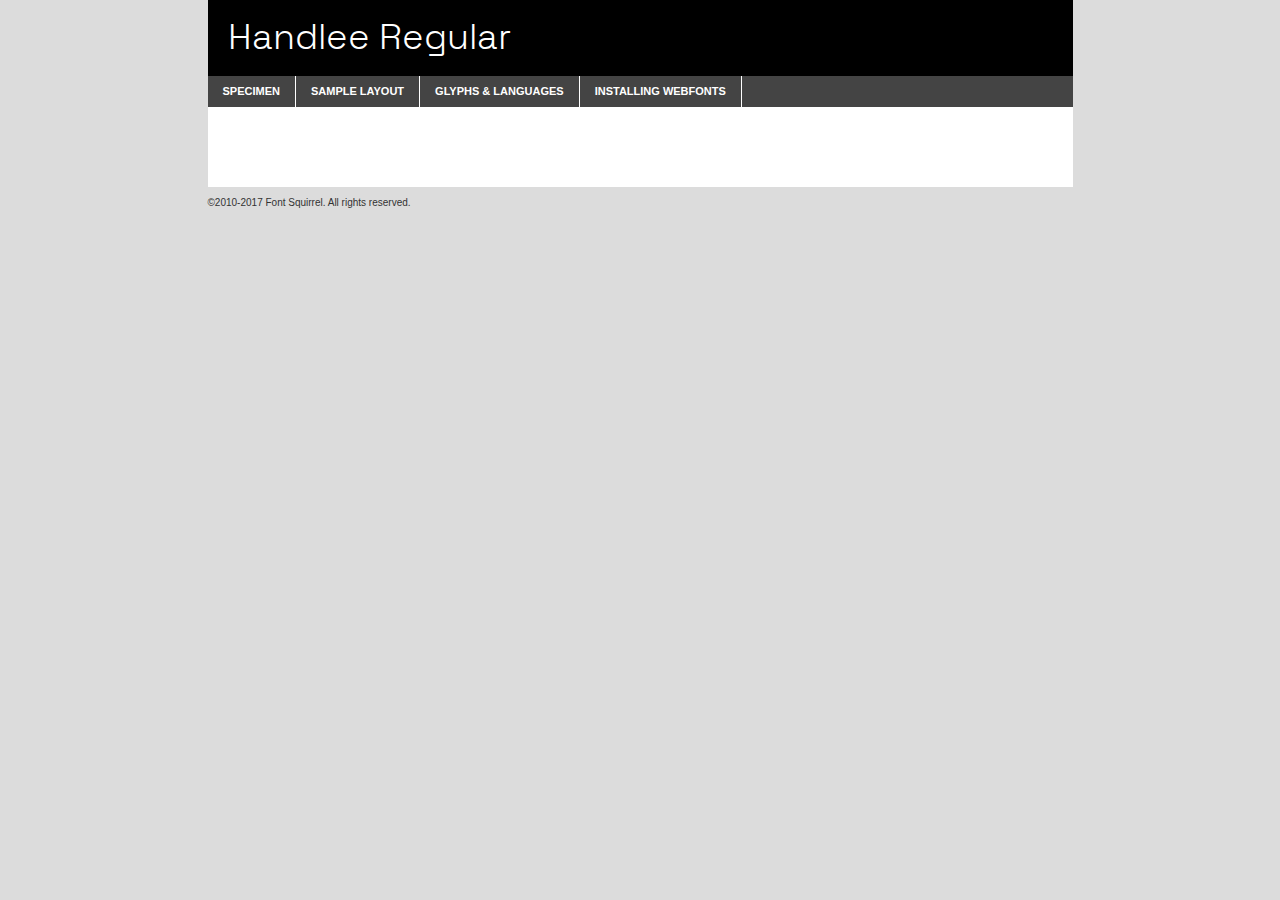
<file: assets/fonts/spacegrateek/handlee-regular-demo.html>
<!DOCTYPE html PUBLIC "-//W3C//DTD XHTML 1.0 Transitional//EN"
        "http://www.w3.org/TR/xhtml1/DTD/xhtml1-transitional.dtd">

<html xmlns="http://www.w3.org/1999/xhtml" xml:lang="en" lang="en">
<head>
    <meta http-equiv="Content-Type" content="text/html; charset=utf-8"/>
    <script src="http://ajax.googleapis.com/ajax/libs/jquery/1.7.2/jquery.min.js" type="text/javascript" charset="utf-8"></script>
    <script type="text/javascript">
		(function($) {
			$.fn.easyTabs = function(option) {
				var param = jQuery.extend({ fadeSpeed: 'fast', defaultContent: 1, activeClass: 'active' }, option);
				$(this).each(function() {
					var thisId = '#' + this.id;
					if ( param.defaultContent == '' )
					{
						param.defaultContent = 1;
					}
					if ( typeof param.defaultContent == 'number' )
					{
						var defaultTab = $(thisId + ' .tabs li:eq(' + (param.defaultContent - 1) + ') a').attr('href').substr(1);
					}
					else
					{
						var defaultTab = param.defaultContent;
					}
					$(thisId + ' .tabs li a').each(function() {
						var tabToHide = $(this).attr('href').substr(1);
						$('#' + tabToHide).addClass('easytabs-tab-content');
					});
					hideAll();
					changeContent(defaultTab);

					function hideAll() {$(thisId + ' .easytabs-tab-content').hide();}

					function changeContent(tabId)
					{
						hideAll();
						$(thisId + ' .tabs li').removeClass(param.activeClass);
						$(thisId + ' .tabs li a[href=#' + tabId + ']').closest('li').addClass(param.activeClass);
						if ( param.fadeSpeed != 'none' )
						{
							$(thisId + ' #' + tabId).fadeIn(param.fadeSpeed);
						}
						else
						{
							$(thisId + ' #' + tabId).show();
						}
					}

					$(thisId + ' .tabs li').click(function() {
						var tabId = $(this).find('a').attr('href').substr(1);
						changeContent(tabId);
						return false;
					});
				});
			}
		})(jQuery);
    </script>
    <link rel="stylesheet" href="specimen_files/specimen_stylesheet.css" type="text/css" charset="utf-8"/>
    <link rel="stylesheet" href="stylesheet.css" type="text/css" charset="utf-8"/>

    <style type="text/css">
        		body {
			font-family: 'space_grotesklight';
        		}

            </style>

    <title>Handlee Regular Specimen</title>


    <script type="text/javascript" charset="utf-8">
		$(document).ready(function() {
			$('#container').easyTabs({ defaultContent: 1 });
		});
    </script>
</head>

<body>
<div id="container">
    <div id="header">
		Handlee Regular    </div>
    <ul class="tabs">
        <li><a href="#specimen">Specimen</a></li>
        <li><a href="#layout">Sample Layout</a></li>
		        <li><a href="#glyphs">Glyphs &amp; Languages</a></li>
        <li><a href="#installing">Installing Webfonts</a></li>

    </ul>

    <div id="main_content">


        <div id="specimen">

            <div class="section">
                <div class="grid12 firstcol">
                    <div class="huge">AaBb</div>
                </div>
            </div>

            <div class="section">
                <div class="glyph_range">A&#x200B;B&#x200b;C&#x200b;D&#x200b;E&#x200b;F&#x200b;G&#x200b;H&#x200b;I&#x200b;J&#x200b;K&#x200b;L&#x200b;M&#x200b;N&#x200b;O&#x200b;P&#x200b;Q&#x200b;R&#x200b;S&#x200b;T&#x200b;U&#x200b;V&#x200b;W&#x200b;X&#x200b;Y&#x200b;Z&#x200b;a&#x200b;b&#x200b;c&#x200b;d&#x200b;e&#x200b;f&#x200b;g&#x200b;h&#x200b;i&#x200b;j&#x200b;k&#x200b;l&#x200b;m&#x200b;n&#x200b;o&#x200b;p&#x200b;q&#x200b;r&#x200b;s&#x200b;t&#x200b;u&#x200b;v&#x200b;w&#x200b;x&#x200b;y&#x200b;z&#x200b;1&#x200b;2&#x200b;3&#x200b;4&#x200b;5&#x200b;6&#x200b;7&#x200b;8&#x200b;9&#x200b;0&#x200b;&amp;&#x200b;.&#x200b;,&#x200b;?&#x200b;!&#x200b;&#64;&#x200b;(&#x200b;)&#x200b;#&#x200b;$&#x200b;%&#x200b;*&#x200b;+&#x200b;-&#x200b;=&#x200b;:&#x200b;;</div>
            </div>
            <div class="section">
                <div class="grid12 firstcol">
                    <table class="sample_table">
                        <tr>
                            <td>10</td>
                            <td class="size10">abcdefghijklmnopqrstuvwxyzABCDEFGHIJKLMNOPQRSTUVWXYZ0123456789abcdefghijklmnopqrstuvwxyzABCDEFGHIJKLMNOPQRSTUVWXYZ0123456789abcdefghijklmnopqrstuvwxyzABCDEFGHIJKLMNOPQRSTUVWXYZ</td>
                        </tr>
                        <tr>
                            <td>11</td>
                            <td class="size11">abcdefghijklmnopqrstuvwxyzABCDEFGHIJKLMNOPQRSTUVWXYZ0123456789abcdefghijklmnopqrstuvwxyzABCDEFGHIJKLMNOPQRSTUVWXYZ0123456789abcdefghijklmnopqrstuvwxyzABCDEFGHIJKLMNOPQRSTUVWXYZ</td>
                        </tr>
                        <tr>
                            <td>12</td>
                            <td class="size12">abcdefghijklmnopqrstuvwxyzABCDEFGHIJKLMNOPQRSTUVWXYZ0123456789abcdefghijklmnopqrstuvwxyzABCDEFGHIJKLMNOPQRSTUVWXYZ0123456789abcdefghijklmnopqrstuvwxyzABCDEFGHIJKLMNOPQRSTUVWXYZ</td>
                        </tr>
                        <tr>
                            <td>13</td>
                            <td class="size13">abcdefghijklmnopqrstuvwxyzABCDEFGHIJKLMNOPQRSTUVWXYZ0123456789abcdefghijklmnopqrstuvwxyzABCDEFGHIJKLMNOPQRSTUVWXYZ0123456789abcdefghijklmnopqrstuvwxyzABCDEFGHIJKLMNOPQRSTUVWXYZ</td>
                        </tr>
                        <tr>
                            <td>14</td>
                            <td class="size14">abcdefghijklmnopqrstuvwxyzABCDEFGHIJKLMNOPQRSTUVWXYZ0123456789abcdefghijklmnopqrstuvwxyzABCDEFGHIJKLMNOPQRSTUVWXYZ0123456789abcdefghijklmnopqrstuvwxyzABCDEFGHIJKLMNOPQRSTUVWXYZ</td>
                        </tr>
                        <tr>
                            <td>16</td>
                            <td class="size16">abcdefghijklmnopqrstuvwxyzABCDEFGHIJKLMNOPQRSTUVWXYZ0123456789abcdefghijklmnopqrstuvwxyzABCDEFGHIJKLMNOPQRSTUVWXYZ</td>
                        </tr>
                        <tr>
                            <td>18</td>
                            <td class="size18">abcdefghijklmnopqrstuvwxyzABCDEFGHIJKLMNOPQRSTUVWXYZ0123456789abcdefghijklmnopqrstuvwxyzABCDEFGHIJKLMNOPQRSTUVWXYZ</td>
                        </tr>
                        <tr>
                            <td>20</td>
                            <td class="size20">abcdefghijklmnopqrstuvwxyzABCDEFGHIJKLMNOPQRSTUVWXYZ0123456789abcdefghijklmnopqrstuvwxyzABCDEFGHIJKLMNOPQRSTUVWXYZ</td>
                        </tr>
                        <tr>
                            <td>24</td>
                            <td class="size24">abcdefghijklmnopqrstuvwxyzABCDEFGHIJKLMNOPQRSTUVWXYZ0123456789abcdefghijklmnopqrstuvwxyzABCDEFGHIJKLMNOPQRSTUVWXYZ</td>
                        </tr>
                        <tr>
                            <td>30</td>
                            <td class="size30">abcdefghijklmnopqrstuvwxyzABCDEFGHIJKLMNOPQRSTUVWXYZ0123456789abcdefghijklmnopqrstuvwxyzABCDEFGHIJKLMNOPQRSTUVWXYZ</td>
                        </tr>
                        <tr>
                            <td>36</td>
                            <td class="size36">abcdefghijklmnopqrstuvwxyzABCDEFGHIJKLMNOPQRSTUVWXYZ0123456789abcdefghijklmnopqrstuvwxyzABCDEFGHIJKLMNOPQRSTUVWXYZ</td>
                        </tr>
                        <tr>
                            <td>48</td>
                            <td class="size48">abcdefghijklmnopqrstuvwxyzABCDEFGHIJKLMNOPQRSTUVWXYZ0123456789abcdefghijklmnopqrstuvwxyzABCDEFGHIJKLMNOPQRSTUVWXYZ</td>
                        </tr>
                        <tr>
                            <td>60</td>
                            <td class="size60">abcdefghijklmnopqrstuvwxyzABCDEFGHIJKLMNOPQRSTUVWXYZ0123456789abcdefghijklmnopqrstuvwxyzABCDEFGHIJKLMNOPQRSTUVWXYZ</td>
                        </tr>
                        <tr>
                            <td>72</td>
                            <td class="size72">abcdefghijklmnopqrstuvwxyzABCDEFGHIJKLMNOPQRSTUVWXYZ0123456789abcdefghijklmnopqrstuvwxyzABCDEFGHIJKLMNOPQRSTUVWXYZ</td>
                        </tr>
                        <tr>
                            <td>90</td>
                            <td class="size90">abcdefghijklmnopqrstuvwxyzABCDEFGHIJKLMNOPQRSTUVWXYZ0123456789abcdefghijklmnopqrstuvwxyzABCDEFGHIJKLMNOPQRSTUVWXYZ</td>
                        </tr>
                    </table>

                </div>

            </div>


            <div class="section" id="bodycomparison">


                <div id="xheight">
                    <div class="fontbody">&#x25FC;&#x25FC;&#x25FC;&#x25FC;&#x25FC;&#x25FC;&#x25FC;&#x25FC;&#x25FC;&#x25FC;&#x25FC;&#x25FC;&#x25FC;&#x25FC;&#x25FC;&#x25FC;&#x25FC;&#x25FC;&#x25FC;&#x25FC;&#x25FC;&#x25FC;&#x25FC;&#x25FC;&#x25FC;&#x25FC;&#x25FC;&#x25FC;&#x25FC;&#x25FC;&#x25FC;&#x25FC;&#x25FC;&#x25FC;&#x25FC;&#x25FC;&#x25FC;&#x25FC;&#x25FC;&#x25FC;&#x25FC;&#x25FC;&#x25FC;&#x25FC;&#x25FC;&#x25FC;&#x25FC;&#x25FC;&#x25FC;&#x25FC;&#x25FC;&#x25FC;&#x25FC;&#x25FC;&#x25FC;&#x25FC;&#x25FC;&#x25FC;&#x25FC;&#x25FC;&#x25FC;&#x25FC;&#x25FC;&#x25FC;&#x25FC;&#x25FC;&#x25FC;&#x25FC;&#x25FC;&#x25FC;&#x25FC;&#x25FC;&#x25FC;&#x25FC;&#x25FC;&#x25FC;&#x25FC;&#x25FC;&#x25FC;&#x25FC;&#x25FC;&#x25FC;&#x25FC;&#x25FC;&#x25FC;&#x25FC;&#x25FC;&#x25FC;&#x25FC;&#x25FC;&#x25FC;&#x25FC;&#x25FC;&#x25FC;&#x25FC;&#x25FC;&#x25FC;&#x25FC;&#x25FC;body</div>
                    <div class="arialbody">body</div>
                    <div class="verdanabody">body</div>
                    <div class="georgiabody">body</div>
                </div>
                <div class="fontbody" style="z-index:1">
                    body<span>Handlee Regular</span>
                </div>
                <div class="arialbody" style="z-index:1">
                    body<span>Arial</span>
                </div>
                <div class="verdanabody" style="z-index:1">
                    body<span>Verdana</span>
                </div>
                <div class="georgiabody" style="z-index:1">
                    body<span>Georgia</span>
                </div>


            </div>


            <div class="section psample psample_row1" id="">

                <div class="grid2 firstcol">
                    <p class="size10"><span>10.</span>Aenean lacinia bibendum nulla sed consectetur. Fusce dapibus, tellus ac cursus commodo, tortor mauris condimentum nibh, ut fermentum massa justo sit amet risus. Nullam id dolor id nibh ultricies vehicula ut id elit. Cum sociis natoque penatibus et magnis dis parturient montes, nascetur ridiculus mus. Nulla vitae elit libero, a pharetra augue.</p>

                </div>
                <div class="grid3">
                    <p class="size11"><span>11.</span>Aenean lacinia bibendum nulla sed consectetur. Fusce dapibus, tellus ac cursus commodo, tortor mauris condimentum nibh, ut fermentum massa justo sit amet risus. Nullam id dolor id nibh ultricies vehicula ut id elit. Cum sociis natoque penatibus et magnis dis parturient montes, nascetur ridiculus mus. Nulla vitae elit libero, a pharetra augue.</p>

                </div>
                <div class="grid3">
                    <p class="size12"><span>12.</span>Aenean lacinia bibendum nulla sed consectetur. Fusce dapibus, tellus ac cursus commodo, tortor mauris condimentum nibh, ut fermentum massa justo sit amet risus. Nullam id dolor id nibh ultricies vehicula ut id elit. Cum sociis natoque penatibus et magnis dis parturient montes, nascetur ridiculus mus. Nulla vitae elit libero, a pharetra augue.</p>

                </div>
                <div class="grid4">
                    <p class="size13"><span>13.</span>Aenean lacinia bibendum nulla sed consectetur. Fusce dapibus, tellus ac cursus commodo, tortor mauris condimentum nibh, ut fermentum massa justo sit amet risus. Nullam id dolor id nibh ultricies vehicula ut id elit. Cum sociis natoque penatibus et magnis dis parturient montes, nascetur ridiculus mus. Nulla vitae elit libero, a pharetra augue.</p>

                </div>
                <div class="white_blend"></div>

            </div>
            <div class="section psample psample_row2" id="">
                <div class="grid3 firstcol">
                    <p class="size14"><span>14.</span>Aenean lacinia bibendum nulla sed consectetur. Fusce dapibus, tellus ac cursus commodo, tortor mauris condimentum nibh, ut fermentum massa justo sit amet risus. Nullam id dolor id nibh ultricies vehicula ut id elit. Cum sociis natoque penatibus et magnis dis parturient montes, nascetur ridiculus mus. Nulla vitae elit libero, a pharetra augue.</p>

                </div>
                <div class="grid4">
                    <p class="size16"><span>16.</span>Aenean lacinia bibendum nulla sed consectetur. Fusce dapibus, tellus ac cursus commodo, tortor mauris condimentum nibh, ut fermentum massa justo sit amet risus. Nullam id dolor id nibh ultricies vehicula ut id elit. Cum sociis natoque penatibus et magnis dis parturient montes, nascetur ridiculus mus. Nulla vitae elit libero, a pharetra augue.</p>

                </div>
                <div class="grid5">
                    <p class="size18"><span>18.</span>Aenean lacinia bibendum nulla sed consectetur. Fusce dapibus, tellus ac cursus commodo, tortor mauris condimentum nibh, ut fermentum massa justo sit amet risus. Nullam id dolor id nibh ultricies vehicula ut id elit. Cum sociis natoque penatibus et magnis dis parturient montes, nascetur ridiculus mus. Nulla vitae elit libero, a pharetra augue.</p>

                </div>

                <div class="white_blend"></div>

            </div>

            <div class="section psample psample_row3" id="">
                <div class="grid5 firstcol">
                    <p class="size20"><span>20.</span>Aenean lacinia bibendum nulla sed consectetur. Fusce dapibus, tellus ac cursus commodo, tortor mauris condimentum nibh, ut fermentum massa justo sit amet risus. Nullam id dolor id nibh ultricies vehicula ut id elit. Cum sociis natoque penatibus et magnis dis parturient montes, nascetur ridiculus mus. Nulla vitae elit libero, a pharetra augue.</p>
                </div>
                <div class="grid7">
                    <p class="size24"><span>24.</span>Aenean lacinia bibendum nulla sed consectetur. Fusce dapibus, tellus ac cursus commodo, tortor mauris condimentum nibh, ut fermentum massa justo sit amet risus. Nullam id dolor id nibh ultricies vehicula ut id elit. Cum sociis natoque penatibus et magnis dis parturient montes, nascetur ridiculus mus. Nulla vitae elit libero, a pharetra augue.</p>
                </div>

                <div class="white_blend"></div>

            </div>

            <div class="section psample psample_row4" id="">
                <div class="grid12 firstcol">
                    <p class="size30"><span>30.</span>Aenean lacinia bibendum nulla sed consectetur. Fusce dapibus, tellus ac cursus commodo, tortor mauris condimentum nibh, ut fermentum massa justo sit amet risus. Nullam id dolor id nibh ultricies vehicula ut id elit. Cum sociis natoque penatibus et magnis dis parturient montes, nascetur ridiculus mus. Nulla vitae elit libero, a pharetra augue.</p>
                </div>
                <div class="white_blend"></div>

            </div>


            <div class="section psample psample_row1 fullreverse">
                <div class="grid2 firstcol">
                    <p class="size10"><span>10.</span>Aenean lacinia bibendum nulla sed consectetur. Fusce dapibus, tellus ac cursus commodo, tortor mauris condimentum nibh, ut fermentum massa justo sit amet risus. Nullam id dolor id nibh ultricies vehicula ut id elit. Cum sociis natoque penatibus et magnis dis parturient montes, nascetur ridiculus mus. Nulla vitae elit libero, a pharetra augue.</p>

                </div>
                <div class="grid3">
                    <p class="size11"><span>11.</span>Aenean lacinia bibendum nulla sed consectetur. Fusce dapibus, tellus ac cursus commodo, tortor mauris condimentum nibh, ut fermentum massa justo sit amet risus. Nullam id dolor id nibh ultricies vehicula ut id elit. Cum sociis natoque penatibus et magnis dis parturient montes, nascetur ridiculus mus. Nulla vitae elit libero, a pharetra augue.</p>

                </div>
                <div class="grid3">
                    <p class="size12"><span>12.</span>Aenean lacinia bibendum nulla sed consectetur. Fusce dapibus, tellus ac cursus commodo, tortor mauris condimentum nibh, ut fermentum massa justo sit amet risus. Nullam id dolor id nibh ultricies vehicula ut id elit. Cum sociis natoque penatibus et magnis dis parturient montes, nascetur ridiculus mus. Nulla vitae elit libero, a pharetra augue.</p>

                </div>
                <div class="grid4">
                    <p class="size13"><span>13.</span>Aenean lacinia bibendum nulla sed consectetur. Fusce dapibus, tellus ac cursus commodo, tortor mauris condimentum nibh, ut fermentum massa justo sit amet risus. Nullam id dolor id nibh ultricies vehicula ut id elit. Cum sociis natoque penatibus et magnis dis parturient montes, nascetur ridiculus mus. Nulla vitae elit libero, a pharetra augue.</p>

                </div>
                <div class="black_blend"></div>

            </div>

            <div class="section psample psample_row2 fullreverse">
                <div class="grid3 firstcol">
                    <p class="size14"><span>14.</span>Aenean lacinia bibendum nulla sed consectetur. Fusce dapibus, tellus ac cursus commodo, tortor mauris condimentum nibh, ut fermentum massa justo sit amet risus. Nullam id dolor id nibh ultricies vehicula ut id elit. Cum sociis natoque penatibus et magnis dis parturient montes, nascetur ridiculus mus. Nulla vitae elit libero, a pharetra augue.</p>

                </div>
                <div class="grid4">
                    <p class="size16"><span>16.</span>Aenean lacinia bibendum nulla sed consectetur. Fusce dapibus, tellus ac cursus commodo, tortor mauris condimentum nibh, ut fermentum massa justo sit amet risus. Nullam id dolor id nibh ultricies vehicula ut id elit. Cum sociis natoque penatibus et magnis dis parturient montes, nascetur ridiculus mus. Nulla vitae elit libero, a pharetra augue.</p>

                </div>
                <div class="grid5">
                    <p class="size18"><span>18.</span>Aenean lacinia bibendum nulla sed consectetur. Fusce dapibus, tellus ac cursus commodo, tortor mauris condimentum nibh, ut fermentum massa justo sit amet risus. Nullam id dolor id nibh ultricies vehicula ut id elit. Cum sociis natoque penatibus et magnis dis parturient montes, nascetur ridiculus mus. Nulla vitae elit libero, a pharetra augue.</p>

                </div>
                <div class="black_blend"></div>

            </div>

            <div class="section psample fullreverse psample_row3" id="">
                <div class="grid5 firstcol">
                    <p class="size20"><span>20.</span>Aenean lacinia bibendum nulla sed consectetur. Fusce dapibus, tellus ac cursus commodo, tortor mauris condimentum nibh, ut fermentum massa justo sit amet risus. Nullam id dolor id nibh ultricies vehicula ut id elit. Cum sociis natoque penatibus et magnis dis parturient montes, nascetur ridiculus mus. Nulla vitae elit libero, a pharetra augue.</p>
                </div>
                <div class="grid7">
                    <p class="size24"><span>24.</span>Aenean lacinia bibendum nulla sed consectetur. Fusce dapibus, tellus ac cursus commodo, tortor mauris condimentum nibh, ut fermentum massa justo sit amet risus. Nullam id dolor id nibh ultricies vehicula ut id elit. Cum sociis natoque penatibus et magnis dis parturient montes, nascetur ridiculus mus. Nulla vitae elit libero, a pharetra augue.</p>
                </div>

                <div class="black_blend"></div>

            </div>

            <div class="section psample fullreverse psample_row4" id="" style="border-bottom: 20px #000 solid;">
                <div class="grid12 firstcol">
                    <p class="size30"><span>30.</span>Aenean lacinia bibendum nulla sed consectetur. Fusce dapibus, tellus ac cursus commodo, tortor mauris condimentum nibh, ut fermentum massa justo sit amet risus. Nullam id dolor id nibh ultricies vehicula ut id elit. Cum sociis natoque penatibus et magnis dis parturient montes, nascetur ridiculus mus. Nulla vitae elit libero, a pharetra augue.</p>
                </div>
                <div class="black_blend"></div>

            </div>


        </div>

        <div id="layout">

            <div class="section">

                <div class="grid12 firstcol">
                    <h1>Lorem Ipsum Dolor</h1>
                    <h2>Etiam porta sem malesuada magna mollis euismod</h2>

                    <p class="byline">By <a href="#link">Aenean Lacinia</a></p>
                </div>
            </div>
            <div class="section">
                <div class="grid8 firstcol">
                    <p class="large">Donec sed odio dui. Morbi leo risus, porta ac consectetur ac, vestibulum at eros. Fusce dapibus, tellus ac cursus commodo, tortor mauris condimentum nibh, ut fermentum massa justo sit amet risus. </p>


                    <h3>Pellentesque ornare sem</h3>

                    <p>Maecenas sed diam eget risus varius blandit sit amet non magna. Maecenas faucibus mollis interdum. Donec ullamcorper nulla non metus auctor fringilla. Nullam id dolor id nibh ultricies vehicula ut id elit. Nullam id dolor id nibh ultricies vehicula ut id elit. </p>

                    <p>Aenean eu leo quam. Pellentesque ornare sem lacinia quam venenatis vestibulum. Lorem ipsum dolor sit amet, consectetur adipiscing elit. Cum sociis natoque penatibus et magnis dis parturient montes, nascetur ridiculus mus. </p>

                    <p>Nulla vitae elit libero, a pharetra augue. Praesent commodo cursus magna, vel scelerisque nisl consectetur et. Aenean lacinia bibendum nulla sed consectetur. </p>

                    <p>Nullam quis risus eget urna mollis ornare vel eu leo. Nullam quis risus eget urna mollis ornare vel eu leo. Maecenas sed diam eget risus varius blandit sit amet non magna. Donec ullamcorper nulla non metus auctor fringilla. </p>

                    <h3>Cras mattis consectetur</h3>

                    <p>Aenean eu leo quam. Pellentesque ornare sem lacinia quam venenatis vestibulum. Aenean lacinia bibendum nulla sed consectetur. Integer posuere erat a ante venenatis dapibus posuere velit aliquet. Cras mattis consectetur purus sit amet fermentum. </p>

                    <p>Nullam id dolor id nibh ultricies vehicula ut id elit. Nullam quis risus eget urna mollis ornare vel eu leo. Cras mattis consectetur purus sit amet fermentum.</p>
                </div>

                <div class="grid4 sidebar">

                    <div class="box reverse">
                        <p class="last">Nullam quis risus eget urna mollis ornare vel eu leo. Donec ullamcorper nulla non metus auctor fringilla. Cras mattis consectetur purus sit amet fermentum. Sed posuere consectetur est at lobortis. Lorem ipsum dolor sit amet, consectetur adipiscing elit. </p>
                    </div>

                    <p class="caption">Maecenas sed diam eget risus varius.</p>

                    <p>Vestibulum id ligula porta felis euismod semper. Integer posuere erat a ante venenatis dapibus posuere velit aliquet. Vestibulum id ligula porta felis euismod semper. Sed posuere consectetur est at lobortis. Maecenas sed diam eget risus varius blandit sit amet non magna. Fusce dapibus, tellus ac cursus commodo, tortor mauris condimentum nibh, ut fermentum massa justo sit amet risus. </p>


                    <p>Duis mollis, est non commodo luctus, nisi erat porttitor ligula, eget lacinia odio sem nec elit. Aenean lacinia bibendum nulla sed consectetur. Vivamus sagittis lacus vel augue laoreet rutrum faucibus dolor auctor. Aenean lacinia bibendum nulla sed consectetur. Nullam quis risus eget urna mollis ornare vel eu leo. </p>

                    <p>Praesent commodo cursus magna, vel scelerisque nisl consectetur et. Donec ullamcorper nulla non metus auctor fringilla. Maecenas faucibus mollis interdum. Fusce dapibus, tellus ac cursus commodo, tortor mauris condimentum nibh, ut fermentum massa justo sit amet risus. </p>

                </div>
            </div>

        </div>


		

        <div id="glyphs">
            <div class="section">
                <div class="grid12 firstcol">

                    <h1>Language Support</h1>
                    <p>The subset of Handlee Regular in this kit supports the following languages:<br/>

						Albanian, Basque, Breton, Chamorro, Danish, Dutch, English, Faroese, Finnish, French, Frisian, Galician, German, Icelandic, Italian, Malagasy, Norwegian, Portuguese, Spanish, Alsatian, Aragonese, Arapaho, Arrernte, Asturian, Aymara, Bislama, Cebuano, Corsican, Fijian, French_creole, Genoese, Gilbertese, Greenlandic, Haitian_creole, Hiligaynon, Hmong, Hopi, Ibanag, Iloko_ilokano, Indonesian, Interglossa_glosa, Interlingua, Irish_gaelic, Jerriais, Lojban, Lombard, Luxembourgeois, Manx, Mohawk, Norfolk_pitcairnese, Occitan, Oromo, Pangasinan, Papiamento, Piedmontese, Potawatomi, Rhaeto-romance, Romansh, Rotokas, Sami_lule, Samoan, Sardinian, Scots_gaelic, Seychelles_creole, Shona, Sicilian, Somali, Southern_ndebele, Swahili, Swati_swazi, Tagalog_filipino_pilipino, Tetum, Tok_pisin, Uyghur_latinized, Volapuk, Walloon, Warlpiri, Xhosa, Yapese, Zulu, Latinbasic, Ubasic, Demo                    </p>
                    <h1>Glyph Chart</h1>
                    <p>The subset of Handlee Regular in this kit includes all the glyphs listed below. Unicode entities are included above each glyph to help you insert individual characters into your layout.</p>
                    <div id="glyph_chart">

																				                                <div><p>&amp;#13;</p>&#13;</div>
																				                                <div><p>&amp;#32;</p>&#32;</div>
																				                                <div><p>&amp;#33;</p>&#33;</div>
																				                                <div><p>&amp;#34;</p>&#34;</div>
																				                                <div><p>&amp;#35;</p>&#35;</div>
																				                                <div><p>&amp;#36;</p>&#36;</div>
																				                                <div><p>&amp;#37;</p>&#37;</div>
																				                                <div><p>&amp;#38;</p>&#38;</div>
																				                                <div><p>&amp;#39;</p>&#39;</div>
																				                                <div><p>&amp;#40;</p>&#40;</div>
																				                                <div><p>&amp;#41;</p>&#41;</div>
																				                                <div><p>&amp;#42;</p>&#42;</div>
																				                                <div><p>&amp;#43;</p>&#43;</div>
																				                                <div><p>&amp;#44;</p>&#44;</div>
																				                                <div><p>&amp;#45;</p>&#45;</div>
																				                                <div><p>&amp;#46;</p>&#46;</div>
																				                                <div><p>&amp;#47;</p>&#47;</div>
																				                                <div><p>&amp;#48;</p>&#48;</div>
																				                                <div><p>&amp;#49;</p>&#49;</div>
																				                                <div><p>&amp;#50;</p>&#50;</div>
																				                                <div><p>&amp;#51;</p>&#51;</div>
																				                                <div><p>&amp;#52;</p>&#52;</div>
																				                                <div><p>&amp;#53;</p>&#53;</div>
																				                                <div><p>&amp;#54;</p>&#54;</div>
																				                                <div><p>&amp;#55;</p>&#55;</div>
																				                                <div><p>&amp;#56;</p>&#56;</div>
																				                                <div><p>&amp;#57;</p>&#57;</div>
																				                                <div><p>&amp;#58;</p>&#58;</div>
																				                                <div><p>&amp;#59;</p>&#59;</div>
																				                                <div><p>&amp;#60;</p>&#60;</div>
																				                                <div><p>&amp;#61;</p>&#61;</div>
																				                                <div><p>&amp;#62;</p>&#62;</div>
																				                                <div><p>&amp;#63;</p>&#63;</div>
																				                                <div><p>&amp;#64;</p>&#64;</div>
																				                                <div><p>&amp;#65;</p>&#65;</div>
																				                                <div><p>&amp;#66;</p>&#66;</div>
																				                                <div><p>&amp;#67;</p>&#67;</div>
																				                                <div><p>&amp;#68;</p>&#68;</div>
																				                                <div><p>&amp;#69;</p>&#69;</div>
																				                                <div><p>&amp;#70;</p>&#70;</div>
																				                                <div><p>&amp;#71;</p>&#71;</div>
																				                                <div><p>&amp;#72;</p>&#72;</div>
																				                                <div><p>&amp;#73;</p>&#73;</div>
																				                                <div><p>&amp;#74;</p>&#74;</div>
																				                                <div><p>&amp;#75;</p>&#75;</div>
																				                                <div><p>&amp;#76;</p>&#76;</div>
																				                                <div><p>&amp;#77;</p>&#77;</div>
																				                                <div><p>&amp;#78;</p>&#78;</div>
																				                                <div><p>&amp;#79;</p>&#79;</div>
																				                                <div><p>&amp;#80;</p>&#80;</div>
																				                                <div><p>&amp;#81;</p>&#81;</div>
																				                                <div><p>&amp;#82;</p>&#82;</div>
																				                                <div><p>&amp;#83;</p>&#83;</div>
																				                                <div><p>&amp;#84;</p>&#84;</div>
																				                                <div><p>&amp;#85;</p>&#85;</div>
																				                                <div><p>&amp;#86;</p>&#86;</div>
																				                                <div><p>&amp;#87;</p>&#87;</div>
																				                                <div><p>&amp;#88;</p>&#88;</div>
																				                                <div><p>&amp;#89;</p>&#89;</div>
																				                                <div><p>&amp;#90;</p>&#90;</div>
																				                                <div><p>&amp;#91;</p>&#91;</div>
																				                                <div><p>&amp;#92;</p>&#92;</div>
																				                                <div><p>&amp;#93;</p>&#93;</div>
																				                                <div><p>&amp;#94;</p>&#94;</div>
																				                                <div><p>&amp;#95;</p>&#95;</div>
																				                                <div><p>&amp;#96;</p>&#96;</div>
																				                                <div><p>&amp;#97;</p>&#97;</div>
																				                                <div><p>&amp;#98;</p>&#98;</div>
																				                                <div><p>&amp;#99;</p>&#99;</div>
																				                                <div><p>&amp;#100;</p>&#100;</div>
																				                                <div><p>&amp;#101;</p>&#101;</div>
																				                                <div><p>&amp;#102;</p>&#102;</div>
																				                                <div><p>&amp;#103;</p>&#103;</div>
																				                                <div><p>&amp;#104;</p>&#104;</div>
																				                                <div><p>&amp;#105;</p>&#105;</div>
																				                                <div><p>&amp;#106;</p>&#106;</div>
																				                                <div><p>&amp;#107;</p>&#107;</div>
																				                                <div><p>&amp;#108;</p>&#108;</div>
																				                                <div><p>&amp;#109;</p>&#109;</div>
																				                                <div><p>&amp;#110;</p>&#110;</div>
																				                                <div><p>&amp;#111;</p>&#111;</div>
																				                                <div><p>&amp;#112;</p>&#112;</div>
																				                                <div><p>&amp;#113;</p>&#113;</div>
																				                                <div><p>&amp;#114;</p>&#114;</div>
																				                                <div><p>&amp;#115;</p>&#115;</div>
																				                                <div><p>&amp;#116;</p>&#116;</div>
																				                                <div><p>&amp;#117;</p>&#117;</div>
																				                                <div><p>&amp;#118;</p>&#118;</div>
																				                                <div><p>&amp;#119;</p>&#119;</div>
																				                                <div><p>&amp;#120;</p>&#120;</div>
																				                                <div><p>&amp;#121;</p>&#121;</div>
																				                                <div><p>&amp;#122;</p>&#122;</div>
																				                                <div><p>&amp;#123;</p>&#123;</div>
																				                                <div><p>&amp;#124;</p>&#124;</div>
																				                                <div><p>&amp;#125;</p>&#125;</div>
																				                                <div><p>&amp;#126;</p>&#126;</div>
																				                                <div><p>&amp;#160;</p>&#160;</div>
																				                                <div><p>&amp;#161;</p>&#161;</div>
																				                                <div><p>&amp;#162;</p>&#162;</div>
																				                                <div><p>&amp;#163;</p>&#163;</div>
																				                                <div><p>&amp;#164;</p>&#164;</div>
																				                                <div><p>&amp;#165;</p>&#165;</div>
																				                                <div><p>&amp;#166;</p>&#166;</div>
																				                                <div><p>&amp;#167;</p>&#167;</div>
																				                                <div><p>&amp;#168;</p>&#168;</div>
																				                                <div><p>&amp;#169;</p>&#169;</div>
																				                                <div><p>&amp;#170;</p>&#170;</div>
																				                                <div><p>&amp;#171;</p>&#171;</div>
																				                                <div><p>&amp;#172;</p>&#172;</div>
																				                                <div><p>&amp;#173;</p>&#173;</div>
																				                                <div><p>&amp;#174;</p>&#174;</div>
																				                                <div><p>&amp;#175;</p>&#175;</div>
																				                                <div><p>&amp;#176;</p>&#176;</div>
																				                                <div><p>&amp;#177;</p>&#177;</div>
																				                                <div><p>&amp;#178;</p>&#178;</div>
																				                                <div><p>&amp;#179;</p>&#179;</div>
																				                                <div><p>&amp;#180;</p>&#180;</div>
																				                                <div><p>&amp;#181;</p>&#181;</div>
																				                                <div><p>&amp;#182;</p>&#182;</div>
																				                                <div><p>&amp;#183;</p>&#183;</div>
																				                                <div><p>&amp;#184;</p>&#184;</div>
																				                                <div><p>&amp;#185;</p>&#185;</div>
																				                                <div><p>&amp;#186;</p>&#186;</div>
																				                                <div><p>&amp;#187;</p>&#187;</div>
																				                                <div><p>&amp;#188;</p>&#188;</div>
																				                                <div><p>&amp;#189;</p>&#189;</div>
																				                                <div><p>&amp;#190;</p>&#190;</div>
																				                                <div><p>&amp;#191;</p>&#191;</div>
																				                                <div><p>&amp;#192;</p>&#192;</div>
																				                                <div><p>&amp;#193;</p>&#193;</div>
																				                                <div><p>&amp;#194;</p>&#194;</div>
																				                                <div><p>&amp;#195;</p>&#195;</div>
																				                                <div><p>&amp;#196;</p>&#196;</div>
																				                                <div><p>&amp;#197;</p>&#197;</div>
																				                                <div><p>&amp;#198;</p>&#198;</div>
																				                                <div><p>&amp;#199;</p>&#199;</div>
																				                                <div><p>&amp;#200;</p>&#200;</div>
																				                                <div><p>&amp;#201;</p>&#201;</div>
																				                                <div><p>&amp;#202;</p>&#202;</div>
																				                                <div><p>&amp;#203;</p>&#203;</div>
																				                                <div><p>&amp;#204;</p>&#204;</div>
																				                                <div><p>&amp;#205;</p>&#205;</div>
																				                                <div><p>&amp;#206;</p>&#206;</div>
																				                                <div><p>&amp;#207;</p>&#207;</div>
																				                                <div><p>&amp;#208;</p>&#208;</div>
																				                                <div><p>&amp;#209;</p>&#209;</div>
																				                                <div><p>&amp;#210;</p>&#210;</div>
																				                                <div><p>&amp;#211;</p>&#211;</div>
																				                                <div><p>&amp;#212;</p>&#212;</div>
																				                                <div><p>&amp;#213;</p>&#213;</div>
																				                                <div><p>&amp;#214;</p>&#214;</div>
																				                                <div><p>&amp;#215;</p>&#215;</div>
																				                                <div><p>&amp;#216;</p>&#216;</div>
																				                                <div><p>&amp;#217;</p>&#217;</div>
																				                                <div><p>&amp;#218;</p>&#218;</div>
																				                                <div><p>&amp;#219;</p>&#219;</div>
																				                                <div><p>&amp;#220;</p>&#220;</div>
																				                                <div><p>&amp;#221;</p>&#221;</div>
																				                                <div><p>&amp;#222;</p>&#222;</div>
																				                                <div><p>&amp;#223;</p>&#223;</div>
																				                                <div><p>&amp;#224;</p>&#224;</div>
																				                                <div><p>&amp;#225;</p>&#225;</div>
																				                                <div><p>&amp;#226;</p>&#226;</div>
																				                                <div><p>&amp;#227;</p>&#227;</div>
																				                                <div><p>&amp;#228;</p>&#228;</div>
																				                                <div><p>&amp;#229;</p>&#229;</div>
																				                                <div><p>&amp;#230;</p>&#230;</div>
																				                                <div><p>&amp;#231;</p>&#231;</div>
																				                                <div><p>&amp;#232;</p>&#232;</div>
																				                                <div><p>&amp;#233;</p>&#233;</div>
																				                                <div><p>&amp;#234;</p>&#234;</div>
																				                                <div><p>&amp;#235;</p>&#235;</div>
																				                                <div><p>&amp;#236;</p>&#236;</div>
																				                                <div><p>&amp;#237;</p>&#237;</div>
																				                                <div><p>&amp;#238;</p>&#238;</div>
																				                                <div><p>&amp;#239;</p>&#239;</div>
																				                                <div><p>&amp;#240;</p>&#240;</div>
																				                                <div><p>&amp;#241;</p>&#241;</div>
																				                                <div><p>&amp;#242;</p>&#242;</div>
																				                                <div><p>&amp;#243;</p>&#243;</div>
																				                                <div><p>&amp;#244;</p>&#244;</div>
																				                                <div><p>&amp;#245;</p>&#245;</div>
																				                                <div><p>&amp;#246;</p>&#246;</div>
																				                                <div><p>&amp;#247;</p>&#247;</div>
																				                                <div><p>&amp;#248;</p>&#248;</div>
																				                                <div><p>&amp;#249;</p>&#249;</div>
																				                                <div><p>&amp;#250;</p>&#250;</div>
																				                                <div><p>&amp;#251;</p>&#251;</div>
																				                                <div><p>&amp;#252;</p>&#252;</div>
																				                                <div><p>&amp;#253;</p>&#253;</div>
																				                                <div><p>&amp;#254;</p>&#254;</div>
																				                                <div><p>&amp;#255;</p>&#255;</div>
																				                                <div><p>&amp;#338;</p>&#338;</div>
																				                                <div><p>&amp;#339;</p>&#339;</div>
																				                                <div><p>&amp;#376;</p>&#376;</div>
																				                                <div><p>&amp;#710;</p>&#710;</div>
																				                                <div><p>&amp;#732;</p>&#732;</div>
																				                                <div><p>&amp;#8192;</p>&#8192;</div>
																				                                <div><p>&amp;#8193;</p>&#8193;</div>
																				                                <div><p>&amp;#8194;</p>&#8194;</div>
																				                                <div><p>&amp;#8195;</p>&#8195;</div>
																				                                <div><p>&amp;#8196;</p>&#8196;</div>
																				                                <div><p>&amp;#8197;</p>&#8197;</div>
																				                                <div><p>&amp;#8198;</p>&#8198;</div>
																				                                <div><p>&amp;#8199;</p>&#8199;</div>
																				                                <div><p>&amp;#8200;</p>&#8200;</div>
																				                                <div><p>&amp;#8201;</p>&#8201;</div>
																				                                <div><p>&amp;#8202;</p>&#8202;</div>
																				                                <div><p>&amp;#8208;</p>&#8208;</div>
																				                                <div><p>&amp;#8209;</p>&#8209;</div>
																				                                <div><p>&amp;#8210;</p>&#8210;</div>
																				                                <div><p>&amp;#8211;</p>&#8211;</div>
																				                                <div><p>&amp;#8212;</p>&#8212;</div>
																				                                <div><p>&amp;#8216;</p>&#8216;</div>
																				                                <div><p>&amp;#8217;</p>&#8217;</div>
																				                                <div><p>&amp;#8218;</p>&#8218;</div>
																				                                <div><p>&amp;#8220;</p>&#8220;</div>
																				                                <div><p>&amp;#8221;</p>&#8221;</div>
																				                                <div><p>&amp;#8222;</p>&#8222;</div>
																				                                <div><p>&amp;#8226;</p>&#8226;</div>
																				                                <div><p>&amp;#8230;</p>&#8230;</div>
																				                                <div><p>&amp;#8239;</p>&#8239;</div>
																				                                <div><p>&amp;#8249;</p>&#8249;</div>
																				                                <div><p>&amp;#8250;</p>&#8250;</div>
																				                                <div><p>&amp;#8287;</p>&#8287;</div>
																				                                <div><p>&amp;#8364;</p>&#8364;</div>
																				                                <div><p>&amp;#8482;</p>&#8482;</div>
																				                                <div><p>&amp;#9724;</p>&#9724;</div>
																				                                <div><p>&amp;#64257;</p>&#64257;</div>
																				                                <div><p>&amp;#64258;</p>&#64258;</div>
																				                                <div><p>&amp;#64259;</p>&#64259;</div>
																				                                <div><p>&amp;#64260;</p>&#64260;</div>
																																																										                    </div>
                </div>


            </div>
        </div>


        <div id="specs">

        </div>

        <div id="installing">
            <div class="section">
                <div class="grid7 firstcol">
                    <h1>Installing Webfonts</h1>

                    <p>Webfonts are supported by all major browser platforms but not all in the same way. There are currently four different font formats that must be included in order to target all browsers. This includes TTF, WOFF, EOT and SVG.</p>

                    <h2>1. Upload your webfonts</h2>
                    <p>You must upload your webfont kit to your website. They should be in or near the same directory as your CSS files.</p>

                    <h2>2. Include the webfont stylesheet</h2>
                    <p>A special CSS @font-face declaration helps the various browsers select the appropriate font it needs without causing you a bunch of headaches. Learn more about this syntax by reading the <a href="https://www.fontspring.com/blog/further-hardening-of-the-bulletproof-syntax">Fontspring blog post</a> about it. The code for it is as follows:</p>


                    <code>
                        @font-face{
                        font-family: 'MyWebFont';
                        src: url('WebFont.eot');
                        src: url('WebFont.eot?#iefix') format('embedded-opentype'),
                        url('WebFont.woff') format('woff'),
                        url('WebFont.ttf') format('truetype'),
                        url('WebFont.svg#webfont') format('svg');
                        }
                    </code>

                    <p>We've already gone ahead and generated the code for you. All you have to do is link to the stylesheet in your HTML, like this:</p>
                    <code>&lt;link rel=&quot;stylesheet&quot; href=&quot;stylesheet.css&quot; type=&quot;text/css&quot; charset=&quot;utf-8&quot; /&gt;</code>

                    <h2>3. Modify your own stylesheet</h2>
                    <p>To take advantage of your new fonts, you must tell your stylesheet to use them. Look at the original @font-face declaration above and find the property called "font-family." The name linked there will be what you use to reference the font. Prepend that webfont name to the font stack in the "font-family" property, inside the selector you want to change. For example:</p>
                    <code>p { font-family: 'WebFont', Arial, sans-serif; }</code>

                    <h2>4. Test</h2>
                    <p>Getting webfonts to work cross-browser <em>can</em> be tricky. Use the information in the sidebar to help you if you find that fonts aren't loading in a particular browser.</p>
                </div>

                <div class="grid5 sidebar">
                    <div class="box">
                        <h2>Troubleshooting<br/>Font-Face Problems</h2>
                        <p>Having trouble getting your webfonts to load in your new website? Here are some tips to sort out what might be the problem.</p>

                        <h3>Fonts not showing in any browser</h3>

                        <p>This sounds like you need to work on the plumbing. You either did not upload the fonts to the correct directory, or you did not link the fonts properly in the CSS. If you've confirmed that all this is correct and you still have a problem, take a look at your .htaccess file and see if requests are getting intercepted.</p>

                        <h3>Fonts not loading in iPhone or iPad</h3>

                        <p>The most common problem here is that you are serving the fonts from an IIS server. IIS refuses to serve files that have unknown MIME types. If that is the case, you must set the MIME type for SVG to "image/svg+xml" in the server settings. Follow these instructions from Microsoft if you need help.</p>

                        <h3>Fonts not loading in Firefox</h3>

                        <p>The primary reason for this failure? You are still using a version Firefox older than 3.5. So upgrade already! If that isn't it, then you are very likely serving fonts from a different domain. Firefox requires that all font assets be served from the same domain. Lastly it is possible that you need to add WOFF to your list of MIME types (if you are serving via IIS.)</p>

                        <h3>Fonts not loading in IE</h3>

                        <p>Are you looking at Internet Explorer on an actual Windows machine or are you cheating by using a service like Adobe BrowserLab? Many of these screenshot services do not render @font-face for IE. Best to test it on a real machine.</p>

                        <h3>Fonts not loading in IE9</h3>

                        <p>IE9, like Firefox, requires that fonts be served from the same domain as the website. Make sure that is the case.</p>
                    </div>
                </div>
            </div>

        </div>

    </div>
    <div id="footer">
        <p>&copy;2010-2017 Font Squirrel. All rights reserved.</p>
    </div>
</div>
</body>
</html>
</file>
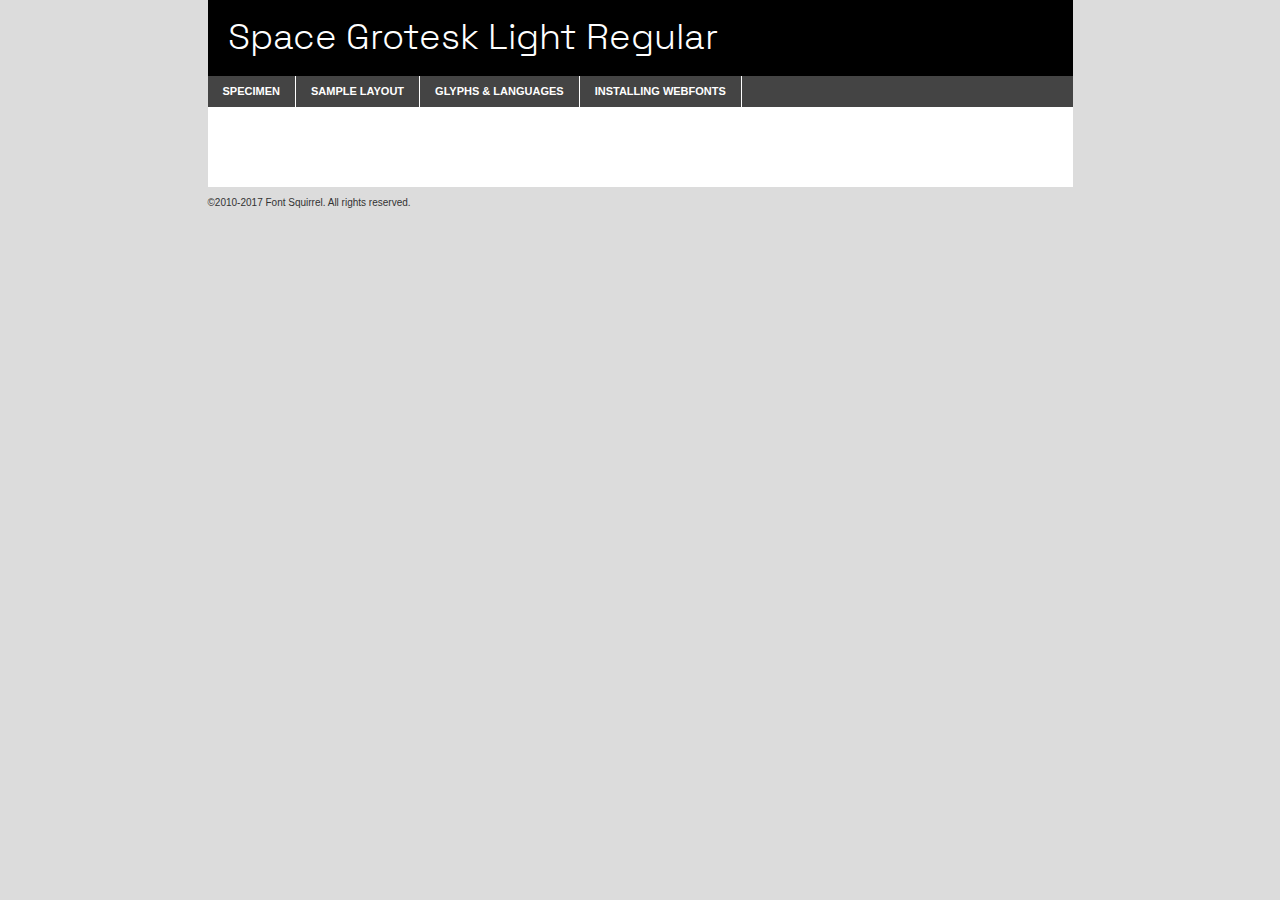
<file: assets/fonts/spacegrateek/spacegrotesk-variablefont_wght-demo.html>
<!DOCTYPE html PUBLIC "-//W3C//DTD XHTML 1.0 Transitional//EN"
        "http://www.w3.org/TR/xhtml1/DTD/xhtml1-transitional.dtd">

<html xmlns="http://www.w3.org/1999/xhtml" xml:lang="en" lang="en">
<head>
    <meta http-equiv="Content-Type" content="text/html; charset=utf-8"/>
    <script src="http://ajax.googleapis.com/ajax/libs/jquery/1.7.2/jquery.min.js" type="text/javascript" charset="utf-8"></script>
    <script type="text/javascript">
		(function($) {
			$.fn.easyTabs = function(option) {
				var param = jQuery.extend({ fadeSpeed: 'fast', defaultContent: 1, activeClass: 'active' }, option);
				$(this).each(function() {
					var thisId = '#' + this.id;
					if ( param.defaultContent == '' )
					{
						param.defaultContent = 1;
					}
					if ( typeof param.defaultContent == 'number' )
					{
						var defaultTab = $(thisId + ' .tabs li:eq(' + (param.defaultContent - 1) + ') a').attr('href').substr(1);
					}
					else
					{
						var defaultTab = param.defaultContent;
					}
					$(thisId + ' .tabs li a').each(function() {
						var tabToHide = $(this).attr('href').substr(1);
						$('#' + tabToHide).addClass('easytabs-tab-content');
					});
					hideAll();
					changeContent(defaultTab);

					function hideAll() {$(thisId + ' .easytabs-tab-content').hide();}

					function changeContent(tabId)
					{
						hideAll();
						$(thisId + ' .tabs li').removeClass(param.activeClass);
						$(thisId + ' .tabs li a[href=#' + tabId + ']').closest('li').addClass(param.activeClass);
						if ( param.fadeSpeed != 'none' )
						{
							$(thisId + ' #' + tabId).fadeIn(param.fadeSpeed);
						}
						else
						{
							$(thisId + ' #' + tabId).show();
						}
					}

					$(thisId + ' .tabs li').click(function() {
						var tabId = $(this).find('a').attr('href').substr(1);
						changeContent(tabId);
						return false;
					});
				});
			}
		})(jQuery);
    </script>
    <link rel="stylesheet" href="specimen_files/specimen_stylesheet.css" type="text/css" charset="utf-8"/>
    <link rel="stylesheet" href="stylesheet.css" type="text/css" charset="utf-8"/>

    <style type="text/css">
        		body {
			font-family: 'space_grotesklight';
        		}

            </style>

    <title>Space Grotesk Light Regular Specimen</title>


    <script type="text/javascript" charset="utf-8">
		$(document).ready(function() {
			$('#container').easyTabs({ defaultContent: 1 });
		});
    </script>
</head>

<body>
<div id="container">
    <div id="header">
		Space Grotesk Light Regular    </div>
    <ul class="tabs">
        <li><a href="#specimen">Specimen</a></li>
        <li><a href="#layout">Sample Layout</a></li>
		        <li><a href="#glyphs">Glyphs &amp; Languages</a></li>
        <li><a href="#installing">Installing Webfonts</a></li>

    </ul>

    <div id="main_content">


        <div id="specimen">

            <div class="section">
                <div class="grid12 firstcol">
                    <div class="huge">AaBb</div>
                </div>
            </div>

            <div class="section">
                <div class="glyph_range">A&#x200B;B&#x200b;C&#x200b;D&#x200b;E&#x200b;F&#x200b;G&#x200b;H&#x200b;I&#x200b;J&#x200b;K&#x200b;L&#x200b;M&#x200b;N&#x200b;O&#x200b;P&#x200b;Q&#x200b;R&#x200b;S&#x200b;T&#x200b;U&#x200b;V&#x200b;W&#x200b;X&#x200b;Y&#x200b;Z&#x200b;a&#x200b;b&#x200b;c&#x200b;d&#x200b;e&#x200b;f&#x200b;g&#x200b;h&#x200b;i&#x200b;j&#x200b;k&#x200b;l&#x200b;m&#x200b;n&#x200b;o&#x200b;p&#x200b;q&#x200b;r&#x200b;s&#x200b;t&#x200b;u&#x200b;v&#x200b;w&#x200b;x&#x200b;y&#x200b;z&#x200b;1&#x200b;2&#x200b;3&#x200b;4&#x200b;5&#x200b;6&#x200b;7&#x200b;8&#x200b;9&#x200b;0&#x200b;&amp;&#x200b;.&#x200b;,&#x200b;?&#x200b;!&#x200b;&#64;&#x200b;(&#x200b;)&#x200b;#&#x200b;$&#x200b;%&#x200b;*&#x200b;+&#x200b;-&#x200b;=&#x200b;:&#x200b;;</div>
            </div>
            <div class="section">
                <div class="grid12 firstcol">
                    <table class="sample_table">
                        <tr>
                            <td>10</td>
                            <td class="size10">abcdefghijklmnopqrstuvwxyzABCDEFGHIJKLMNOPQRSTUVWXYZ0123456789abcdefghijklmnopqrstuvwxyzABCDEFGHIJKLMNOPQRSTUVWXYZ0123456789abcdefghijklmnopqrstuvwxyzABCDEFGHIJKLMNOPQRSTUVWXYZ</td>
                        </tr>
                        <tr>
                            <td>11</td>
                            <td class="size11">abcdefghijklmnopqrstuvwxyzABCDEFGHIJKLMNOPQRSTUVWXYZ0123456789abcdefghijklmnopqrstuvwxyzABCDEFGHIJKLMNOPQRSTUVWXYZ0123456789abcdefghijklmnopqrstuvwxyzABCDEFGHIJKLMNOPQRSTUVWXYZ</td>
                        </tr>
                        <tr>
                            <td>12</td>
                            <td class="size12">abcdefghijklmnopqrstuvwxyzABCDEFGHIJKLMNOPQRSTUVWXYZ0123456789abcdefghijklmnopqrstuvwxyzABCDEFGHIJKLMNOPQRSTUVWXYZ0123456789abcdefghijklmnopqrstuvwxyzABCDEFGHIJKLMNOPQRSTUVWXYZ</td>
                        </tr>
                        <tr>
                            <td>13</td>
                            <td class="size13">abcdefghijklmnopqrstuvwxyzABCDEFGHIJKLMNOPQRSTUVWXYZ0123456789abcdefghijklmnopqrstuvwxyzABCDEFGHIJKLMNOPQRSTUVWXYZ0123456789abcdefghijklmnopqrstuvwxyzABCDEFGHIJKLMNOPQRSTUVWXYZ</td>
                        </tr>
                        <tr>
                            <td>14</td>
                            <td class="size14">abcdefghijklmnopqrstuvwxyzABCDEFGHIJKLMNOPQRSTUVWXYZ0123456789abcdefghijklmnopqrstuvwxyzABCDEFGHIJKLMNOPQRSTUVWXYZ0123456789abcdefghijklmnopqrstuvwxyzABCDEFGHIJKLMNOPQRSTUVWXYZ</td>
                        </tr>
                        <tr>
                            <td>16</td>
                            <td class="size16">abcdefghijklmnopqrstuvwxyzABCDEFGHIJKLMNOPQRSTUVWXYZ0123456789abcdefghijklmnopqrstuvwxyzABCDEFGHIJKLMNOPQRSTUVWXYZ</td>
                        </tr>
                        <tr>
                            <td>18</td>
                            <td class="size18">abcdefghijklmnopqrstuvwxyzABCDEFGHIJKLMNOPQRSTUVWXYZ0123456789abcdefghijklmnopqrstuvwxyzABCDEFGHIJKLMNOPQRSTUVWXYZ</td>
                        </tr>
                        <tr>
                            <td>20</td>
                            <td class="size20">abcdefghijklmnopqrstuvwxyzABCDEFGHIJKLMNOPQRSTUVWXYZ0123456789abcdefghijklmnopqrstuvwxyzABCDEFGHIJKLMNOPQRSTUVWXYZ</td>
                        </tr>
                        <tr>
                            <td>24</td>
                            <td class="size24">abcdefghijklmnopqrstuvwxyzABCDEFGHIJKLMNOPQRSTUVWXYZ0123456789abcdefghijklmnopqrstuvwxyzABCDEFGHIJKLMNOPQRSTUVWXYZ</td>
                        </tr>
                        <tr>
                            <td>30</td>
                            <td class="size30">abcdefghijklmnopqrstuvwxyzABCDEFGHIJKLMNOPQRSTUVWXYZ0123456789abcdefghijklmnopqrstuvwxyzABCDEFGHIJKLMNOPQRSTUVWXYZ</td>
                        </tr>
                        <tr>
                            <td>36</td>
                            <td class="size36">abcdefghijklmnopqrstuvwxyzABCDEFGHIJKLMNOPQRSTUVWXYZ0123456789abcdefghijklmnopqrstuvwxyzABCDEFGHIJKLMNOPQRSTUVWXYZ</td>
                        </tr>
                        <tr>
                            <td>48</td>
                            <td class="size48">abcdefghijklmnopqrstuvwxyzABCDEFGHIJKLMNOPQRSTUVWXYZ0123456789abcdefghijklmnopqrstuvwxyzABCDEFGHIJKLMNOPQRSTUVWXYZ</td>
                        </tr>
                        <tr>
                            <td>60</td>
                            <td class="size60">abcdefghijklmnopqrstuvwxyzABCDEFGHIJKLMNOPQRSTUVWXYZ0123456789abcdefghijklmnopqrstuvwxyzABCDEFGHIJKLMNOPQRSTUVWXYZ</td>
                        </tr>
                        <tr>
                            <td>72</td>
                            <td class="size72">abcdefghijklmnopqrstuvwxyzABCDEFGHIJKLMNOPQRSTUVWXYZ0123456789abcdefghijklmnopqrstuvwxyzABCDEFGHIJKLMNOPQRSTUVWXYZ</td>
                        </tr>
                        <tr>
                            <td>90</td>
                            <td class="size90">abcdefghijklmnopqrstuvwxyzABCDEFGHIJKLMNOPQRSTUVWXYZ0123456789abcdefghijklmnopqrstuvwxyzABCDEFGHIJKLMNOPQRSTUVWXYZ</td>
                        </tr>
                    </table>

                </div>

            </div>


            <div class="section" id="bodycomparison">


                <div id="xheight">
                    <div class="fontbody">&#x25FC;&#x25FC;&#x25FC;&#x25FC;&#x25FC;&#x25FC;&#x25FC;&#x25FC;&#x25FC;&#x25FC;&#x25FC;&#x25FC;&#x25FC;&#x25FC;&#x25FC;&#x25FC;&#x25FC;&#x25FC;&#x25FC;&#x25FC;&#x25FC;&#x25FC;&#x25FC;&#x25FC;&#x25FC;&#x25FC;&#x25FC;&#x25FC;&#x25FC;&#x25FC;&#x25FC;&#x25FC;&#x25FC;&#x25FC;&#x25FC;&#x25FC;&#x25FC;&#x25FC;&#x25FC;&#x25FC;&#x25FC;&#x25FC;&#x25FC;&#x25FC;&#x25FC;&#x25FC;&#x25FC;&#x25FC;&#x25FC;&#x25FC;&#x25FC;&#x25FC;&#x25FC;&#x25FC;&#x25FC;&#x25FC;&#x25FC;&#x25FC;&#x25FC;&#x25FC;&#x25FC;&#x25FC;&#x25FC;&#x25FC;&#x25FC;&#x25FC;&#x25FC;&#x25FC;&#x25FC;&#x25FC;&#x25FC;&#x25FC;&#x25FC;&#x25FC;&#x25FC;&#x25FC;&#x25FC;&#x25FC;&#x25FC;&#x25FC;&#x25FC;&#x25FC;&#x25FC;&#x25FC;&#x25FC;&#x25FC;&#x25FC;&#x25FC;&#x25FC;&#x25FC;&#x25FC;&#x25FC;&#x25FC;&#x25FC;&#x25FC;&#x25FC;&#x25FC;&#x25FC;&#x25FC;body</div>
                    <div class="arialbody">body</div>
                    <div class="verdanabody">body</div>
                    <div class="georgiabody">body</div>
                </div>
                <div class="fontbody" style="z-index:1">
                    body<span>Space Grotesk Light Regular</span>
                </div>
                <div class="arialbody" style="z-index:1">
                    body<span>Arial</span>
                </div>
                <div class="verdanabody" style="z-index:1">
                    body<span>Verdana</span>
                </div>
                <div class="georgiabody" style="z-index:1">
                    body<span>Georgia</span>
                </div>


            </div>


            <div class="section psample psample_row1" id="">

                <div class="grid2 firstcol">
                    <p class="size10"><span>10.</span>Aenean lacinia bibendum nulla sed consectetur. Fusce dapibus, tellus ac cursus commodo, tortor mauris condimentum nibh, ut fermentum massa justo sit amet risus. Nullam id dolor id nibh ultricies vehicula ut id elit. Cum sociis natoque penatibus et magnis dis parturient montes, nascetur ridiculus mus. Nulla vitae elit libero, a pharetra augue.</p>

                </div>
                <div class="grid3">
                    <p class="size11"><span>11.</span>Aenean lacinia bibendum nulla sed consectetur. Fusce dapibus, tellus ac cursus commodo, tortor mauris condimentum nibh, ut fermentum massa justo sit amet risus. Nullam id dolor id nibh ultricies vehicula ut id elit. Cum sociis natoque penatibus et magnis dis parturient montes, nascetur ridiculus mus. Nulla vitae elit libero, a pharetra augue.</p>

                </div>
                <div class="grid3">
                    <p class="size12"><span>12.</span>Aenean lacinia bibendum nulla sed consectetur. Fusce dapibus, tellus ac cursus commodo, tortor mauris condimentum nibh, ut fermentum massa justo sit amet risus. Nullam id dolor id nibh ultricies vehicula ut id elit. Cum sociis natoque penatibus et magnis dis parturient montes, nascetur ridiculus mus. Nulla vitae elit libero, a pharetra augue.</p>

                </div>
                <div class="grid4">
                    <p class="size13"><span>13.</span>Aenean lacinia bibendum nulla sed consectetur. Fusce dapibus, tellus ac cursus commodo, tortor mauris condimentum nibh, ut fermentum massa justo sit amet risus. Nullam id dolor id nibh ultricies vehicula ut id elit. Cum sociis natoque penatibus et magnis dis parturient montes, nascetur ridiculus mus. Nulla vitae elit libero, a pharetra augue.</p>

                </div>
                <div class="white_blend"></div>

            </div>
            <div class="section psample psample_row2" id="">
                <div class="grid3 firstcol">
                    <p class="size14"><span>14.</span>Aenean lacinia bibendum nulla sed consectetur. Fusce dapibus, tellus ac cursus commodo, tortor mauris condimentum nibh, ut fermentum massa justo sit amet risus. Nullam id dolor id nibh ultricies vehicula ut id elit. Cum sociis natoque penatibus et magnis dis parturient montes, nascetur ridiculus mus. Nulla vitae elit libero, a pharetra augue.</p>

                </div>
                <div class="grid4">
                    <p class="size16"><span>16.</span>Aenean lacinia bibendum nulla sed consectetur. Fusce dapibus, tellus ac cursus commodo, tortor mauris condimentum nibh, ut fermentum massa justo sit amet risus. Nullam id dolor id nibh ultricies vehicula ut id elit. Cum sociis natoque penatibus et magnis dis parturient montes, nascetur ridiculus mus. Nulla vitae elit libero, a pharetra augue.</p>

                </div>
                <div class="grid5">
                    <p class="size18"><span>18.</span>Aenean lacinia bibendum nulla sed consectetur. Fusce dapibus, tellus ac cursus commodo, tortor mauris condimentum nibh, ut fermentum massa justo sit amet risus. Nullam id dolor id nibh ultricies vehicula ut id elit. Cum sociis natoque penatibus et magnis dis parturient montes, nascetur ridiculus mus. Nulla vitae elit libero, a pharetra augue.</p>

                </div>

                <div class="white_blend"></div>

            </div>

            <div class="section psample psample_row3" id="">
                <div class="grid5 firstcol">
                    <p class="size20"><span>20.</span>Aenean lacinia bibendum nulla sed consectetur. Fusce dapibus, tellus ac cursus commodo, tortor mauris condimentum nibh, ut fermentum massa justo sit amet risus. Nullam id dolor id nibh ultricies vehicula ut id elit. Cum sociis natoque penatibus et magnis dis parturient montes, nascetur ridiculus mus. Nulla vitae elit libero, a pharetra augue.</p>
                </div>
                <div class="grid7">
                    <p class="size24"><span>24.</span>Aenean lacinia bibendum nulla sed consectetur. Fusce dapibus, tellus ac cursus commodo, tortor mauris condimentum nibh, ut fermentum massa justo sit amet risus. Nullam id dolor id nibh ultricies vehicula ut id elit. Cum sociis natoque penatibus et magnis dis parturient montes, nascetur ridiculus mus. Nulla vitae elit libero, a pharetra augue.</p>
                </div>

                <div class="white_blend"></div>

            </div>

            <div class="section psample psample_row4" id="">
                <div class="grid12 firstcol">
                    <p class="size30"><span>30.</span>Aenean lacinia bibendum nulla sed consectetur. Fusce dapibus, tellus ac cursus commodo, tortor mauris condimentum nibh, ut fermentum massa justo sit amet risus. Nullam id dolor id nibh ultricies vehicula ut id elit. Cum sociis natoque penatibus et magnis dis parturient montes, nascetur ridiculus mus. Nulla vitae elit libero, a pharetra augue.</p>
                </div>
                <div class="white_blend"></div>

            </div>


            <div class="section psample psample_row1 fullreverse">
                <div class="grid2 firstcol">
                    <p class="size10"><span>10.</span>Aenean lacinia bibendum nulla sed consectetur. Fusce dapibus, tellus ac cursus commodo, tortor mauris condimentum nibh, ut fermentum massa justo sit amet risus. Nullam id dolor id nibh ultricies vehicula ut id elit. Cum sociis natoque penatibus et magnis dis parturient montes, nascetur ridiculus mus. Nulla vitae elit libero, a pharetra augue.</p>

                </div>
                <div class="grid3">
                    <p class="size11"><span>11.</span>Aenean lacinia bibendum nulla sed consectetur. Fusce dapibus, tellus ac cursus commodo, tortor mauris condimentum nibh, ut fermentum massa justo sit amet risus. Nullam id dolor id nibh ultricies vehicula ut id elit. Cum sociis natoque penatibus et magnis dis parturient montes, nascetur ridiculus mus. Nulla vitae elit libero, a pharetra augue.</p>

                </div>
                <div class="grid3">
                    <p class="size12"><span>12.</span>Aenean lacinia bibendum nulla sed consectetur. Fusce dapibus, tellus ac cursus commodo, tortor mauris condimentum nibh, ut fermentum massa justo sit amet risus. Nullam id dolor id nibh ultricies vehicula ut id elit. Cum sociis natoque penatibus et magnis dis parturient montes, nascetur ridiculus mus. Nulla vitae elit libero, a pharetra augue.</p>

                </div>
                <div class="grid4">
                    <p class="size13"><span>13.</span>Aenean lacinia bibendum nulla sed consectetur. Fusce dapibus, tellus ac cursus commodo, tortor mauris condimentum nibh, ut fermentum massa justo sit amet risus. Nullam id dolor id nibh ultricies vehicula ut id elit. Cum sociis natoque penatibus et magnis dis parturient montes, nascetur ridiculus mus. Nulla vitae elit libero, a pharetra augue.</p>

                </div>
                <div class="black_blend"></div>

            </div>

            <div class="section psample psample_row2 fullreverse">
                <div class="grid3 firstcol">
                    <p class="size14"><span>14.</span>Aenean lacinia bibendum nulla sed consectetur. Fusce dapibus, tellus ac cursus commodo, tortor mauris condimentum nibh, ut fermentum massa justo sit amet risus. Nullam id dolor id nibh ultricies vehicula ut id elit. Cum sociis natoque penatibus et magnis dis parturient montes, nascetur ridiculus mus. Nulla vitae elit libero, a pharetra augue.</p>

                </div>
                <div class="grid4">
                    <p class="size16"><span>16.</span>Aenean lacinia bibendum nulla sed consectetur. Fusce dapibus, tellus ac cursus commodo, tortor mauris condimentum nibh, ut fermentum massa justo sit amet risus. Nullam id dolor id nibh ultricies vehicula ut id elit. Cum sociis natoque penatibus et magnis dis parturient montes, nascetur ridiculus mus. Nulla vitae elit libero, a pharetra augue.</p>

                </div>
                <div class="grid5">
                    <p class="size18"><span>18.</span>Aenean lacinia bibendum nulla sed consectetur. Fusce dapibus, tellus ac cursus commodo, tortor mauris condimentum nibh, ut fermentum massa justo sit amet risus. Nullam id dolor id nibh ultricies vehicula ut id elit. Cum sociis natoque penatibus et magnis dis parturient montes, nascetur ridiculus mus. Nulla vitae elit libero, a pharetra augue.</p>

                </div>
                <div class="black_blend"></div>

            </div>

            <div class="section psample fullreverse psample_row3" id="">
                <div class="grid5 firstcol">
                    <p class="size20"><span>20.</span>Aenean lacinia bibendum nulla sed consectetur. Fusce dapibus, tellus ac cursus commodo, tortor mauris condimentum nibh, ut fermentum massa justo sit amet risus. Nullam id dolor id nibh ultricies vehicula ut id elit. Cum sociis natoque penatibus et magnis dis parturient montes, nascetur ridiculus mus. Nulla vitae elit libero, a pharetra augue.</p>
                </div>
                <div class="grid7">
                    <p class="size24"><span>24.</span>Aenean lacinia bibendum nulla sed consectetur. Fusce dapibus, tellus ac cursus commodo, tortor mauris condimentum nibh, ut fermentum massa justo sit amet risus. Nullam id dolor id nibh ultricies vehicula ut id elit. Cum sociis natoque penatibus et magnis dis parturient montes, nascetur ridiculus mus. Nulla vitae elit libero, a pharetra augue.</p>
                </div>

                <div class="black_blend"></div>

            </div>

            <div class="section psample fullreverse psample_row4" id="" style="border-bottom: 20px #000 solid;">
                <div class="grid12 firstcol">
                    <p class="size30"><span>30.</span>Aenean lacinia bibendum nulla sed consectetur. Fusce dapibus, tellus ac cursus commodo, tortor mauris condimentum nibh, ut fermentum massa justo sit amet risus. Nullam id dolor id nibh ultricies vehicula ut id elit. Cum sociis natoque penatibus et magnis dis parturient montes, nascetur ridiculus mus. Nulla vitae elit libero, a pharetra augue.</p>
                </div>
                <div class="black_blend"></div>

            </div>


        </div>

        <div id="layout">

            <div class="section">

                <div class="grid12 firstcol">
                    <h1>Lorem Ipsum Dolor</h1>
                    <h2>Etiam porta sem malesuada magna mollis euismod</h2>

                    <p class="byline">By <a href="#link">Aenean Lacinia</a></p>
                </div>
            </div>
            <div class="section">
                <div class="grid8 firstcol">
                    <p class="large">Donec sed odio dui. Morbi leo risus, porta ac consectetur ac, vestibulum at eros. Fusce dapibus, tellus ac cursus commodo, tortor mauris condimentum nibh, ut fermentum massa justo sit amet risus. </p>


                    <h3>Pellentesque ornare sem</h3>

                    <p>Maecenas sed diam eget risus varius blandit sit amet non magna. Maecenas faucibus mollis interdum. Donec ullamcorper nulla non metus auctor fringilla. Nullam id dolor id nibh ultricies vehicula ut id elit. Nullam id dolor id nibh ultricies vehicula ut id elit. </p>

                    <p>Aenean eu leo quam. Pellentesque ornare sem lacinia quam venenatis vestibulum. Lorem ipsum dolor sit amet, consectetur adipiscing elit. Cum sociis natoque penatibus et magnis dis parturient montes, nascetur ridiculus mus. </p>

                    <p>Nulla vitae elit libero, a pharetra augue. Praesent commodo cursus magna, vel scelerisque nisl consectetur et. Aenean lacinia bibendum nulla sed consectetur. </p>

                    <p>Nullam quis risus eget urna mollis ornare vel eu leo. Nullam quis risus eget urna mollis ornare vel eu leo. Maecenas sed diam eget risus varius blandit sit amet non magna. Donec ullamcorper nulla non metus auctor fringilla. </p>

                    <h3>Cras mattis consectetur</h3>

                    <p>Aenean eu leo quam. Pellentesque ornare sem lacinia quam venenatis vestibulum. Aenean lacinia bibendum nulla sed consectetur. Integer posuere erat a ante venenatis dapibus posuere velit aliquet. Cras mattis consectetur purus sit amet fermentum. </p>

                    <p>Nullam id dolor id nibh ultricies vehicula ut id elit. Nullam quis risus eget urna mollis ornare vel eu leo. Cras mattis consectetur purus sit amet fermentum.</p>
                </div>

                <div class="grid4 sidebar">

                    <div class="box reverse">
                        <p class="last">Nullam quis risus eget urna mollis ornare vel eu leo. Donec ullamcorper nulla non metus auctor fringilla. Cras mattis consectetur purus sit amet fermentum. Sed posuere consectetur est at lobortis. Lorem ipsum dolor sit amet, consectetur adipiscing elit. </p>
                    </div>

                    <p class="caption">Maecenas sed diam eget risus varius.</p>

                    <p>Vestibulum id ligula porta felis euismod semper. Integer posuere erat a ante venenatis dapibus posuere velit aliquet. Vestibulum id ligula porta felis euismod semper. Sed posuere consectetur est at lobortis. Maecenas sed diam eget risus varius blandit sit amet non magna. Fusce dapibus, tellus ac cursus commodo, tortor mauris condimentum nibh, ut fermentum massa justo sit amet risus. </p>


                    <p>Duis mollis, est non commodo luctus, nisi erat porttitor ligula, eget lacinia odio sem nec elit. Aenean lacinia bibendum nulla sed consectetur. Vivamus sagittis lacus vel augue laoreet rutrum faucibus dolor auctor. Aenean lacinia bibendum nulla sed consectetur. Nullam quis risus eget urna mollis ornare vel eu leo. </p>

                    <p>Praesent commodo cursus magna, vel scelerisque nisl consectetur et. Donec ullamcorper nulla non metus auctor fringilla. Maecenas faucibus mollis interdum. Fusce dapibus, tellus ac cursus commodo, tortor mauris condimentum nibh, ut fermentum massa justo sit amet risus. </p>

                </div>
            </div>

        </div>


		

        <div id="glyphs">
            <div class="section">
                <div class="grid12 firstcol">

                    <h1>Language Support</h1>
                    <p>The subset of Space Grotesk Light Regular in this kit supports the following languages:<br/>

						Albanian, Basque, Breton, Chamorro, Danish, Dutch, English, Faroese, Finnish, French, Frisian, Galician, German, Icelandic, Italian, Malagasy, Norwegian, Portuguese, Spanish, Alsatian, Aragonese, Arapaho, Arrernte, Asturian, Aymara, Bislama, Cebuano, Corsican, Fijian, French_creole, Genoese, Gilbertese, Greenlandic, Haitian_creole, Hiligaynon, Hmong, Hopi, Ibanag, Iloko_ilokano, Indonesian, Interglossa_glosa, Interlingua, Irish_gaelic, Jerriais, Lojban, Lombard, Luxembourgeois, Manx, Mohawk, Norfolk_pitcairnese, Occitan, Oromo, Pangasinan, Papiamento, Piedmontese, Potawatomi, Rhaeto-romance, Romansh, Rotokas, Sami_lule, Samoan, Sardinian, Scots_gaelic, Seychelles_creole, Shona, Sicilian, Somali, Southern_ndebele, Swahili, Swati_swazi, Tagalog_filipino_pilipino, Tetum, Tok_pisin, Uyghur_latinized, Volapuk, Walloon, Warlpiri, Xhosa, Yapese, Zulu, Latinbasic, Ubasic, Demo                    </p>
                    <h1>Glyph Chart</h1>
                    <p>The subset of Space Grotesk Light Regular in this kit includes all the glyphs listed below. Unicode entities are included above each glyph to help you insert individual characters into your layout.</p>
                    <div id="glyph_chart">

																				                                <div><p>&amp;#13;</p>&#13;</div>
																				                                <div><p>&amp;#32;</p>&#32;</div>
																				                                <div><p>&amp;#33;</p>&#33;</div>
																				                                <div><p>&amp;#34;</p>&#34;</div>
																				                                <div><p>&amp;#35;</p>&#35;</div>
																				                                <div><p>&amp;#36;</p>&#36;</div>
																				                                <div><p>&amp;#37;</p>&#37;</div>
																				                                <div><p>&amp;#38;</p>&#38;</div>
																				                                <div><p>&amp;#39;</p>&#39;</div>
																				                                <div><p>&amp;#40;</p>&#40;</div>
																				                                <div><p>&amp;#41;</p>&#41;</div>
																				                                <div><p>&amp;#42;</p>&#42;</div>
																				                                <div><p>&amp;#43;</p>&#43;</div>
																				                                <div><p>&amp;#44;</p>&#44;</div>
																				                                <div><p>&amp;#45;</p>&#45;</div>
																				                                <div><p>&amp;#46;</p>&#46;</div>
																				                                <div><p>&amp;#47;</p>&#47;</div>
																				                                <div><p>&amp;#48;</p>&#48;</div>
																				                                <div><p>&amp;#49;</p>&#49;</div>
																				                                <div><p>&amp;#50;</p>&#50;</div>
																				                                <div><p>&amp;#51;</p>&#51;</div>
																				                                <div><p>&amp;#52;</p>&#52;</div>
																				                                <div><p>&amp;#53;</p>&#53;</div>
																				                                <div><p>&amp;#54;</p>&#54;</div>
																				                                <div><p>&amp;#55;</p>&#55;</div>
																				                                <div><p>&amp;#56;</p>&#56;</div>
																				                                <div><p>&amp;#57;</p>&#57;</div>
																				                                <div><p>&amp;#58;</p>&#58;</div>
																				                                <div><p>&amp;#59;</p>&#59;</div>
																				                                <div><p>&amp;#60;</p>&#60;</div>
																				                                <div><p>&amp;#61;</p>&#61;</div>
																				                                <div><p>&amp;#62;</p>&#62;</div>
																				                                <div><p>&amp;#63;</p>&#63;</div>
																				                                <div><p>&amp;#64;</p>&#64;</div>
																				                                <div><p>&amp;#65;</p>&#65;</div>
																				                                <div><p>&amp;#66;</p>&#66;</div>
																				                                <div><p>&amp;#67;</p>&#67;</div>
																				                                <div><p>&amp;#68;</p>&#68;</div>
																				                                <div><p>&amp;#69;</p>&#69;</div>
																				                                <div><p>&amp;#70;</p>&#70;</div>
																				                                <div><p>&amp;#71;</p>&#71;</div>
																				                                <div><p>&amp;#72;</p>&#72;</div>
																				                                <div><p>&amp;#73;</p>&#73;</div>
																				                                <div><p>&amp;#74;</p>&#74;</div>
																				                                <div><p>&amp;#75;</p>&#75;</div>
																				                                <div><p>&amp;#76;</p>&#76;</div>
																				                                <div><p>&amp;#77;</p>&#77;</div>
																				                                <div><p>&amp;#78;</p>&#78;</div>
																				                                <div><p>&amp;#79;</p>&#79;</div>
																				                                <div><p>&amp;#80;</p>&#80;</div>
																				                                <div><p>&amp;#81;</p>&#81;</div>
																				                                <div><p>&amp;#82;</p>&#82;</div>
																				                                <div><p>&amp;#83;</p>&#83;</div>
																				                                <div><p>&amp;#84;</p>&#84;</div>
																				                                <div><p>&amp;#85;</p>&#85;</div>
																				                                <div><p>&amp;#86;</p>&#86;</div>
																				                                <div><p>&amp;#87;</p>&#87;</div>
																				                                <div><p>&amp;#88;</p>&#88;</div>
																				                                <div><p>&amp;#89;</p>&#89;</div>
																				                                <div><p>&amp;#90;</p>&#90;</div>
																				                                <div><p>&amp;#91;</p>&#91;</div>
																				                                <div><p>&amp;#92;</p>&#92;</div>
																				                                <div><p>&amp;#93;</p>&#93;</div>
																				                                <div><p>&amp;#94;</p>&#94;</div>
																				                                <div><p>&amp;#95;</p>&#95;</div>
																				                                <div><p>&amp;#96;</p>&#96;</div>
																				                                <div><p>&amp;#97;</p>&#97;</div>
																				                                <div><p>&amp;#98;</p>&#98;</div>
																				                                <div><p>&amp;#99;</p>&#99;</div>
																				                                <div><p>&amp;#100;</p>&#100;</div>
																				                                <div><p>&amp;#101;</p>&#101;</div>
																				                                <div><p>&amp;#102;</p>&#102;</div>
																				                                <div><p>&amp;#103;</p>&#103;</div>
																				                                <div><p>&amp;#104;</p>&#104;</div>
																				                                <div><p>&amp;#105;</p>&#105;</div>
																				                                <div><p>&amp;#106;</p>&#106;</div>
																				                                <div><p>&amp;#107;</p>&#107;</div>
																				                                <div><p>&amp;#108;</p>&#108;</div>
																				                                <div><p>&amp;#109;</p>&#109;</div>
																				                                <div><p>&amp;#110;</p>&#110;</div>
																				                                <div><p>&amp;#111;</p>&#111;</div>
																				                                <div><p>&amp;#112;</p>&#112;</div>
																				                                <div><p>&amp;#113;</p>&#113;</div>
																				                                <div><p>&amp;#114;</p>&#114;</div>
																				                                <div><p>&amp;#115;</p>&#115;</div>
																				                                <div><p>&amp;#116;</p>&#116;</div>
																				                                <div><p>&amp;#117;</p>&#117;</div>
																				                                <div><p>&amp;#118;</p>&#118;</div>
																				                                <div><p>&amp;#119;</p>&#119;</div>
																				                                <div><p>&amp;#120;</p>&#120;</div>
																				                                <div><p>&amp;#121;</p>&#121;</div>
																				                                <div><p>&amp;#122;</p>&#122;</div>
																				                                <div><p>&amp;#123;</p>&#123;</div>
																				                                <div><p>&amp;#124;</p>&#124;</div>
																				                                <div><p>&amp;#125;</p>&#125;</div>
																				                                <div><p>&amp;#126;</p>&#126;</div>
																				                                <div><p>&amp;#160;</p>&#160;</div>
																				                                <div><p>&amp;#161;</p>&#161;</div>
																				                                <div><p>&amp;#162;</p>&#162;</div>
																				                                <div><p>&amp;#163;</p>&#163;</div>
																				                                <div><p>&amp;#164;</p>&#164;</div>
																				                                <div><p>&amp;#165;</p>&#165;</div>
																				                                <div><p>&amp;#166;</p>&#166;</div>
																				                                <div><p>&amp;#167;</p>&#167;</div>
																				                                <div><p>&amp;#168;</p>&#168;</div>
																				                                <div><p>&amp;#169;</p>&#169;</div>
																				                                <div><p>&amp;#170;</p>&#170;</div>
																				                                <div><p>&amp;#171;</p>&#171;</div>
																				                                <div><p>&amp;#172;</p>&#172;</div>
																				                                <div><p>&amp;#173;</p>&#173;</div>
																				                                <div><p>&amp;#174;</p>&#174;</div>
																				                                <div><p>&amp;#175;</p>&#175;</div>
																				                                <div><p>&amp;#176;</p>&#176;</div>
																				                                <div><p>&amp;#177;</p>&#177;</div>
																				                                <div><p>&amp;#178;</p>&#178;</div>
																				                                <div><p>&amp;#179;</p>&#179;</div>
																				                                <div><p>&amp;#180;</p>&#180;</div>
																				                                <div><p>&amp;#181;</p>&#181;</div>
																				                                <div><p>&amp;#182;</p>&#182;</div>
																				                                <div><p>&amp;#183;</p>&#183;</div>
																				                                <div><p>&amp;#184;</p>&#184;</div>
																				                                <div><p>&amp;#185;</p>&#185;</div>
																				                                <div><p>&amp;#186;</p>&#186;</div>
																				                                <div><p>&amp;#187;</p>&#187;</div>
																				                                <div><p>&amp;#188;</p>&#188;</div>
																				                                <div><p>&amp;#189;</p>&#189;</div>
																				                                <div><p>&amp;#190;</p>&#190;</div>
																				                                <div><p>&amp;#191;</p>&#191;</div>
																				                                <div><p>&amp;#192;</p>&#192;</div>
																				                                <div><p>&amp;#193;</p>&#193;</div>
																				                                <div><p>&amp;#194;</p>&#194;</div>
																				                                <div><p>&amp;#195;</p>&#195;</div>
																				                                <div><p>&amp;#196;</p>&#196;</div>
																				                                <div><p>&amp;#197;</p>&#197;</div>
																				                                <div><p>&amp;#198;</p>&#198;</div>
																				                                <div><p>&amp;#199;</p>&#199;</div>
																				                                <div><p>&amp;#200;</p>&#200;</div>
																				                                <div><p>&amp;#201;</p>&#201;</div>
																				                                <div><p>&amp;#202;</p>&#202;</div>
																				                                <div><p>&amp;#203;</p>&#203;</div>
																				                                <div><p>&amp;#204;</p>&#204;</div>
																				                                <div><p>&amp;#205;</p>&#205;</div>
																				                                <div><p>&amp;#206;</p>&#206;</div>
																				                                <div><p>&amp;#207;</p>&#207;</div>
																				                                <div><p>&amp;#208;</p>&#208;</div>
																				                                <div><p>&amp;#209;</p>&#209;</div>
																				                                <div><p>&amp;#210;</p>&#210;</div>
																				                                <div><p>&amp;#211;</p>&#211;</div>
																				                                <div><p>&amp;#212;</p>&#212;</div>
																				                                <div><p>&amp;#213;</p>&#213;</div>
																				                                <div><p>&amp;#214;</p>&#214;</div>
																				                                <div><p>&amp;#215;</p>&#215;</div>
																				                                <div><p>&amp;#216;</p>&#216;</div>
																				                                <div><p>&amp;#217;</p>&#217;</div>
																				                                <div><p>&amp;#218;</p>&#218;</div>
																				                                <div><p>&amp;#219;</p>&#219;</div>
																				                                <div><p>&amp;#220;</p>&#220;</div>
																				                                <div><p>&amp;#221;</p>&#221;</div>
																				                                <div><p>&amp;#222;</p>&#222;</div>
																				                                <div><p>&amp;#223;</p>&#223;</div>
																				                                <div><p>&amp;#224;</p>&#224;</div>
																				                                <div><p>&amp;#225;</p>&#225;</div>
																				                                <div><p>&amp;#226;</p>&#226;</div>
																				                                <div><p>&amp;#227;</p>&#227;</div>
																				                                <div><p>&amp;#228;</p>&#228;</div>
																				                                <div><p>&amp;#229;</p>&#229;</div>
																				                                <div><p>&amp;#230;</p>&#230;</div>
																				                                <div><p>&amp;#231;</p>&#231;</div>
																				                                <div><p>&amp;#232;</p>&#232;</div>
																				                                <div><p>&amp;#233;</p>&#233;</div>
																				                                <div><p>&amp;#234;</p>&#234;</div>
																				                                <div><p>&amp;#235;</p>&#235;</div>
																				                                <div><p>&amp;#236;</p>&#236;</div>
																				                                <div><p>&amp;#237;</p>&#237;</div>
																				                                <div><p>&amp;#238;</p>&#238;</div>
																				                                <div><p>&amp;#239;</p>&#239;</div>
																				                                <div><p>&amp;#240;</p>&#240;</div>
																				                                <div><p>&amp;#241;</p>&#241;</div>
																				                                <div><p>&amp;#242;</p>&#242;</div>
																				                                <div><p>&amp;#243;</p>&#243;</div>
																				                                <div><p>&amp;#244;</p>&#244;</div>
																				                                <div><p>&amp;#245;</p>&#245;</div>
																				                                <div><p>&amp;#246;</p>&#246;</div>
																				                                <div><p>&amp;#247;</p>&#247;</div>
																				                                <div><p>&amp;#248;</p>&#248;</div>
																				                                <div><p>&amp;#249;</p>&#249;</div>
																				                                <div><p>&amp;#250;</p>&#250;</div>
																				                                <div><p>&amp;#251;</p>&#251;</div>
																				                                <div><p>&amp;#252;</p>&#252;</div>
																				                                <div><p>&amp;#253;</p>&#253;</div>
																				                                <div><p>&amp;#254;</p>&#254;</div>
																				                                <div><p>&amp;#255;</p>&#255;</div>
																				                                <div><p>&amp;#338;</p>&#338;</div>
																				                                <div><p>&amp;#339;</p>&#339;</div>
																				                                <div><p>&amp;#376;</p>&#376;</div>
																				                                <div><p>&amp;#710;</p>&#710;</div>
																				                                <div><p>&amp;#732;</p>&#732;</div>
																				                                <div><p>&amp;#8192;</p>&#8192;</div>
																				                                <div><p>&amp;#8193;</p>&#8193;</div>
																				                                <div><p>&amp;#8194;</p>&#8194;</div>
																				                                <div><p>&amp;#8195;</p>&#8195;</div>
																				                                <div><p>&amp;#8196;</p>&#8196;</div>
																				                                <div><p>&amp;#8197;</p>&#8197;</div>
																				                                <div><p>&amp;#8198;</p>&#8198;</div>
																				                                <div><p>&amp;#8199;</p>&#8199;</div>
																				                                <div><p>&amp;#8200;</p>&#8200;</div>
																				                                <div><p>&amp;#8201;</p>&#8201;</div>
																				                                <div><p>&amp;#8202;</p>&#8202;</div>
																				                                <div><p>&amp;#8208;</p>&#8208;</div>
																				                                <div><p>&amp;#8209;</p>&#8209;</div>
																				                                <div><p>&amp;#8210;</p>&#8210;</div>
																				                                <div><p>&amp;#8211;</p>&#8211;</div>
																				                                <div><p>&amp;#8212;</p>&#8212;</div>
																				                                <div><p>&amp;#8216;</p>&#8216;</div>
																				                                <div><p>&amp;#8217;</p>&#8217;</div>
																				                                <div><p>&amp;#8218;</p>&#8218;</div>
																				                                <div><p>&amp;#8220;</p>&#8220;</div>
																				                                <div><p>&amp;#8221;</p>&#8221;</div>
																				                                <div><p>&amp;#8222;</p>&#8222;</div>
																				                                <div><p>&amp;#8226;</p>&#8226;</div>
																				                                <div><p>&amp;#8230;</p>&#8230;</div>
																				                                <div><p>&amp;#8239;</p>&#8239;</div>
																				                                <div><p>&amp;#8249;</p>&#8249;</div>
																				                                <div><p>&amp;#8250;</p>&#8250;</div>
																				                                <div><p>&amp;#8287;</p>&#8287;</div>
																				                                <div><p>&amp;#8364;</p>&#8364;</div>
																				                                <div><p>&amp;#8482;</p>&#8482;</div>
																				                                <div><p>&amp;#9724;</p>&#9724;</div>
																				                                <div><p>&amp;#64257;</p>&#64257;</div>
																				                                <div><p>&amp;#64258;</p>&#64258;</div>
																				                                <div><p>&amp;#64259;</p>&#64259;</div>
																				                                <div><p>&amp;#64260;</p>&#64260;</div>
																																																										                    </div>
                </div>


            </div>
        </div>


        <div id="specs">

        </div>

        <div id="installing">
            <div class="section">
                <div class="grid7 firstcol">
                    <h1>Installing Webfonts</h1>

                    <p>Webfonts are supported by all major browser platforms but not all in the same way. There are currently four different font formats that must be included in order to target all browsers. This includes TTF, WOFF, EOT and SVG.</p>

                    <h2>1. Upload your webfonts</h2>
                    <p>You must upload your webfont kit to your website. They should be in or near the same directory as your CSS files.</p>

                    <h2>2. Include the webfont stylesheet</h2>
                    <p>A special CSS @font-face declaration helps the various browsers select the appropriate font it needs without causing you a bunch of headaches. Learn more about this syntax by reading the <a href="https://www.fontspring.com/blog/further-hardening-of-the-bulletproof-syntax">Fontspring blog post</a> about it. The code for it is as follows:</p>


                    <code>
                        @font-face{
                        font-family: 'MyWebFont';
                        src: url('WebFont.eot');
                        src: url('WebFont.eot?#iefix') format('embedded-opentype'),
                        url('WebFont.woff') format('woff'),
                        url('WebFont.ttf') format('truetype'),
                        url('WebFont.svg#webfont') format('svg');
                        }
                    </code>

                    <p>We've already gone ahead and generated the code for you. All you have to do is link to the stylesheet in your HTML, like this:</p>
                    <code>&lt;link rel=&quot;stylesheet&quot; href=&quot;stylesheet.css&quot; type=&quot;text/css&quot; charset=&quot;utf-8&quot; /&gt;</code>

                    <h2>3. Modify your own stylesheet</h2>
                    <p>To take advantage of your new fonts, you must tell your stylesheet to use them. Look at the original @font-face declaration above and find the property called "font-family." The name linked there will be what you use to reference the font. Prepend that webfont name to the font stack in the "font-family" property, inside the selector you want to change. For example:</p>
                    <code>p { font-family: 'WebFont', Arial, sans-serif; }</code>

                    <h2>4. Test</h2>
                    <p>Getting webfonts to work cross-browser <em>can</em> be tricky. Use the information in the sidebar to help you if you find that fonts aren't loading in a particular browser.</p>
                </div>

                <div class="grid5 sidebar">
                    <div class="box">
                        <h2>Troubleshooting<br/>Font-Face Problems</h2>
                        <p>Having trouble getting your webfonts to load in your new website? Here are some tips to sort out what might be the problem.</p>

                        <h3>Fonts not showing in any browser</h3>

                        <p>This sounds like you need to work on the plumbing. You either did not upload the fonts to the correct directory, or you did not link the fonts properly in the CSS. If you've confirmed that all this is correct and you still have a problem, take a look at your .htaccess file and see if requests are getting intercepted.</p>

                        <h3>Fonts not loading in iPhone or iPad</h3>

                        <p>The most common problem here is that you are serving the fonts from an IIS server. IIS refuses to serve files that have unknown MIME types. If that is the case, you must set the MIME type for SVG to "image/svg+xml" in the server settings. Follow these instructions from Microsoft if you need help.</p>

                        <h3>Fonts not loading in Firefox</h3>

                        <p>The primary reason for this failure? You are still using a version Firefox older than 3.5. So upgrade already! If that isn't it, then you are very likely serving fonts from a different domain. Firefox requires that all font assets be served from the same domain. Lastly it is possible that you need to add WOFF to your list of MIME types (if you are serving via IIS.)</p>

                        <h3>Fonts not loading in IE</h3>

                        <p>Are you looking at Internet Explorer on an actual Windows machine or are you cheating by using a service like Adobe BrowserLab? Many of these screenshot services do not render @font-face for IE. Best to test it on a real machine.</p>

                        <h3>Fonts not loading in IE9</h3>

                        <p>IE9, like Firefox, requires that fonts be served from the same domain as the website. Make sure that is the case.</p>
                    </div>
                </div>
            </div>

        </div>

    </div>
    <div id="footer">
        <p>&copy;2010-2017 Font Squirrel. All rights reserved.</p>
    </div>
</div>
</body>
</html>
</file>
<file: style.css>
/*Importing downloaded fonts from assets/fonts directory*/
/*2 fonts , one for heading (handleregular) and other for info(spacegrotesk)*/

@font-face {
  font-family: "spacegrotesk";
  src:
    url("assets/fonts/spacegrateek/spacegrotesk-variablefont_wght-webfont.woff2")
      format("woff2"),
    url("assets/fonts/spacegrateek/spacegrotesk-variablefont_wght-webfont.woff")
      format("woff");
  font-weight: normal;
  font-style: normal;
}

@font-face {
  font-family: "handleregular";
  src:
    url("assets/fonts/handlee/handlee-regular-webfont.woff2") format("woff2"),
    url("assets/fonts/handlee/handlee-regular-webfont.woff") format("woff");
  font-weight: normal;
  font-style: normal;
}

/*Using a css reset to minimize the difference between different browsers */
/*I copied it , this isn't mine , i forgot the source :(  */
*,
*::before,
*::after {
  box-sizing: border-box;
}
* {
  margin: 0;
  padding: 0;
}

body {
  line-height: 1.5;
  -webkit-font-smoothing: antialiased;
}
img,
picture,
video,
canvas,
svg {
  cursor: pointer;
  display: block;
  max-width: 100%;
}

input,
button,
textarea,
select {
  font: inherit;
}

p,
h1,
h2,
h3,
h4,
h5,
h6 {
  overflow-wrap: break-word;
}
#root,
#__next {
  isolation: isolate;
}
/*Reset ends here now i'll start writing my css*/
/*-------------------My Css---------------------------*/
html,
body {
  /*variable declaration will be used for color*/
  --color: rgba(78, 76, 76, 30%);

  background-color: #212222;
  /*Using a hacker vibe kind of background as i'm plnanning to give my dashboard a hacker themed*/
  background-image: url("assets/img/bg.png"),
    linear-gradient(
      0deg,
      transparent 24%,
      var(--color) 25%,
      var(--color) 26%,
      transparent 27%,
      transparent 74%,
      var(--color) 75%,
      var(--color) 76%,
      transparent 77%,
      transparent
    );
  background-size:
    cover,
    55px 55px;
  background-blend-mode: multiply;
  /*greenish kind of color for giving stereotypical hacker interface (black bg with green text)*/
  color: rgb(0, 170, 0);
  height: 100%;
}

/*dashboard for my css*/
.dashboard {
  display: grid;
  grid-template-rows: auto auto 1fr;
  grid-template-columns: 1fr 3fr 1fr;
  height: 100%;
}
/*------------------Sidebar Css---------------------------*/
.sidebar {
  grid-row: span 3;
  display: grid;
  grid-template-rows: 1fr 1fr 9fr;
  gap: calc(2vw + 10px);
  background-color: black;
}

/*first row of my sidebar which contains heading "Dashboard" and it's svg*/
.sidebar-top {
  transition:
    background-color 0.3s ease,
    transform 0.3s ease,
    box-shadow 0.3s ease;
  cursor: pointer;
  display: flex;
  justify-content: start;
  padding: max(10px, 1%);
  align-items: end;
  font-size: calc(0.5rem + 1vw);
}
/*Targets dashboard svg*/
.sidebar-top > div {
  width: 5vw;
  height: 5vw;
  max-width: 4rem;
  max-height: 4rem;
  object-fit: contain;
}

/*Target's 2nd and 3rd row of sidebar*/
.sidebar-features,
.sidebar-help {
  font-size: calc(0.5rem + 1vw);
  font-weight: 800;
}

/*Adding cool animation for sidebar*/
.sidebar-features div,
.sidebar-help div {
  transition:
    background-color 0.3s ease,
    transform 0.3s ease,
    box-shadow 0.3s ease;
  padding: 0 20px;
  display: flex;
  gap: 20px;
  align-items: center;
}
.sidebar-features div > img,
.sidebar-help div > img {
  width: 2vw;
  height: 2vw;
}
/*-----------------------------------------------------------------*/

/*Styling first row of overall dashboard*/
.top-bar {
  grid-column: 2/4;
  display: grid;
  grid-template-rows: 1fr 1fr;
}

/*Styling first row of topbar(topbar is topmost row of overall dsahboard)*/
.first-bar {
  padding: 5px;
  display: flex;
  gap: 3vw;
  justify-content: space-around;
  color: white;
}

/*styling search input of first row of topbar*/
.first-bar input {
  background-color: black;
  color: white;
  border: 2px solid rgb(0, 170, 0);
  border-radius: 15px;
  flex: 1;
  width: 100%;
  height: auto;
  font-size: calc(0.5rem + 0.5vw);
  max-height: 3vw;
}

/*styling search and avatar svg */
.search,
.avatar {
  display: flex;
  align-items: center;
  justify-content: space-evenly;
  padding: 15px calc(5px + 2vw);
  gap: 2vw;
}

/*grouping all svgs for which i wan't the animation could be repetition */
.second-bar > div img,
.top-bar img,
.people > img,
.glyphs img {
  transition:
    transform 0.3s ease,
    box-shadow 0.3s ease;
}
.people > img:hover,
.top-bar img:hover,
.avatar > img:hover,
.glyphs img:hover {
  transform: scale(1.1);
  box-shadow: 0 4px 15px rgba(0, 170, 0, 50%);
}
/*styling second image of avatar (2nd div of inside first-bar  )container*/
.avatar > img + img {
  width: 2.5vw;
  height: 2.5vw;
}

/*styling heading of avatar*/
.avatar > h2 {
  text-shadow:
    0 0 3px #00ff00,
    0 0 1px #00ff00;
  color: rgb(0, 170, 0);
  font-size: calc(0.5rem + 0.8vw);
}

/*giving height and width to avatar img though responsive isn't to be considered trying to make it responsive*/
.avatar > img,
.search > img {
  width: 1.5vw;
  height: 1.5vw;
}

/*search div of first-row of topbar*/
.search {
  flex: 1;
}

/*styilng second row of topbar*/
.second-bar {
  flex-shrink: 1;
  display: flex;
  justify-content: space-between;
}
.second-bar > div {
  padding: 0 3%;
  display: flex;
  gap: 1vw;
  align-items: center;
  text-wrap: nowrap;
}
/*giving height and width to img of second bar (second row to top bar) though responsive isn't to be considered trying to make it responsive*/
.second-bar > div img {
  width: max(5vw, 50%);
  height: max(4vw, 40px);
}

/*styling  div which contains text "Hi there,Satoru Gojo (@gojo) "*/
.second-bar > div > div {
  display: flex;
  flex-direction: column;
  justify-content: start;
  padding: 0;
}

/*styling Hi there (giving them shadow for hacking feel)*/
.second-bar > div > div > p {
  text-shadow:
    0 0 3px #00ff00,
    0 0 1px #00ff00;
}

/*styling text Sator Gojo*/
.second-bar p + p {
  font-size: calc(1rem + 0.5vw);
  font-weight: 800;
  text-shadow:
    0 0 3px #00ff00,
    0 0 1px #00ff00;
}

/*styling navbar(second div of 2nd row of top-bar)*/
.navbar {
  display: flex;
  align-items: center;
  justify-content: space-around;
  gap: 10px;
}

.navbar button {
  font-size: calc(1rem - 15%);
  border-radius: 8px;
  width: max(50px, 5vw);
  height: max(20px, 2vw);
}

/*contians heading "Your Projects" and "Trending" giving them display flex so that they align on same row at same level */
.row2 {
  display: flex;
  align-items: center;
  grid-column: 2/4;
  padding: 0 1%;
  font-weight: 900;
  font-size: calc(1rem + 0.5vw);
  justify-content: space-between;
  text-shadow:
    0 0 3px #00ff00,
    0 0 1px #00ff00;
}

/*/*2nd div of second row which is heading "Trending" to make it shift a bit mroe left so that it aligns with extra secition vertically*/
.row2 > div + div {
  flex-basis: 24%;
}

/*styling news and status of people*/
.extra {
  padding: 5%;
  grid-row: 3/4;
  gap: 5%;
  grid-column: 3/4;
  display: grid;
  grid-template-rows: auto auto;
}

/*Styling news section*/
.info {
  display: grid;
  padding-left: 10px;
  grid-template-rows: auto auto auto;
  gap: 5px;
  border-radius: 10px;
  transition:
    background-color 0.3s ease,
    transform 0.3s ease,
    box-shadow 0.3s ease;
  background-color: black;
}
.info:hover {
  cursor: pointer;
  transform: translateY(-5px);
}
.info > h4 {
  font-size: 2rem;
}
.info > div {
  padding: 5px;
}

/*styling project section */
.projects {
  padding: 1%;
  grid-row: 3/4;
  grid-column: 2/3;
  display: grid;
  grid-template-rows: auto;
}

/*container which contains projects card*/
.projects-grid {
  display: grid;
  grid-template-columns: repeat(auto-fit, minmax(250px, 1fr));
  gap: 2%;
}

/*This is styling each project card adding animations to them on hover as well*/
.projects-grid > div {
  transition:
    background-color 0.3s ease,
    transform 0.3s ease,
    box-shadow 0.3s ease;
  background-color: black;
  border: 2px solid rgb(0, 170, 0);
  border-radius: 5px;
  display: flex;
}

/*Styling heading of each projects*/
.projects-grid > div p {
  font-family: spacegrotest, Arial, Helvetica, sans-serif;
  font-weight: 800;
}

/*This is div inside project grid of which contains, heading , info and glyphs are direct children*/
.projects-grid > div > div + div {
  display: grid;
  grid-template-rows: auto 1fr auto;
  gap: 10px;
  padding: 10px;
}

/*contains fork , star and eye icon for each project , clicking on it will redirect to that projects source code and live if available*/
.glyphs {
  display: flex;
  justify-content: flex-end;
  gap: 3%;
}
.glyphs img {
  height: 1.2vw;
  width: 1.2vw;
  cursor: pointer;
}

/*info about each project*/
.para {
  font-family: spacegrotesk, Arial, Helvetica, sans-serif;
}

/*styling first div of extra section */
.trending {
  gap: 2%;
  display: grid;
  grid-row: auto 1fr;
}

/*heading which contains trending*/
.trending > p {
  text-shadow:
    0 0 3px #00ff00,
    0 0 1px #00ff00;
  font-size: 1.5rem;
  font-weight: 900;
}

/*each individual div which contains trending users avatar and another div which contains uesrname and funny status for them*/
.people {
  display: flex;
  gap: 10%;
}
.people img {
  width: 2vw;
  height: 2vw;
}
.status {
  background-color: black;
  padding: 10px;
  border-radius: 10px;
  transition:
    background-color 0.3s ease,
    transform 0.3s ease,
    box-shadow 0.3s ease;
  cursor: pointer;
  display: grid;
  grid-template-rows: 1fr;
  gap: 5%;
}
.status:hover {
  cursor: pointer;
  transform: translateY(-5px);
  box-shadow: 0 4px 15px rgba(0, 0, 0, 50%);
}
img[src^="assets/icons/"] {
  filter: invert(42%) sepia(93%) saturate(1352%) hue-rotate(87deg)
    brightness(119%) contrast(119%);
  cursor: pointer;
}
button {
  transition:
    background-color 0.3s ease,
    transform 0.3s ease,
    box-shadow 0.3s ease;
  cursor: pointer;
  background-color: black;
  color: rgb(0, 170, 0);
  border: 2px solid rgb(0, 170, 0);
}
input:hover {
  border: 2px solid black;
  background-color: rgb(0, 170, 0);
  color: black;
}
button:hover {
  transform: scale(1.05);
  box-shadow: 0 4px 10px rgba(0, 0, 0, 30%);
  background-color: rgb(0, 170, 0);
  color: black;
}
.coloreddiv {
  height: 100%;
  width: 20px;
  border: 2px solid rgb(0, 170, 0);
  background-color: rgb(0, 170, 0);
}
.projects-grid > div > div > p {
  font-family: handleregular, sans-serif;
}
.projects-grid > div:hover {
  cursor: pointer;
  transform: translateY(-5px);
  box-shadow: 0 4px 15px rgba(0, 0, 0, 50%);
}
.projects-grid > div:hover .coloreddiv {
  background-color: black;
}
.sidebar-top:hover,
.sidebar-help > div:hover,
.sidebar-features > div:hover {
  transform: translateY(-5px);
  box-shadow: 0 4px 15px rgba(0, 0, 0, 50%);
  cursor: pointer;
  color: black;
  background-color: rgb(0, 170, 0);
}
body {
  font-family: handleregular, Arial, Helvetica, sans-serif;
}

/*setting font for all headings that i can remember of cuold be repetition as well */
.sidebar,
.second-bar,
.row2,
.trending > p,
.projects-grid > div > p {
  font-family: handleregular, Arial, Helvetica, sans-serif;
}

/*setting fonts for all info related things */
.people > div > p + p,
.para,
.info > div > div {
  font-family: "spacegrotesk", sans-serif;
  color: white;
}
a {
  color: white;
}
a:visited {
  color: red;
}
</file>
<file: assets/fonts/handlee/stylesheet.css>
/*! Generated by Font Squirrel (https://www.fontsquirrel.com) on October 15, 2024 */



@font-face {
    font-family: 'handleeregular';
    src: url('handlee-regular-webfont.woff2') format('woff2'),
         url('handlee-regular-webfont.woff') format('woff');
    font-weight: normal;
    font-style: normal;

}
</file>
<file: assets/fonts/spacegrateek/stylesheet.css>
/*! Generated by Font Squirrel (https://www.fontsquirrel.com) on October 15, 2024 */



@font-face {
    font-family: 'space_grotesklight';
    src: url('spacegrotesk-variablefont_wght-webfont.woff2') format('woff2'),
         url('spacegrotesk-variablefont_wght-webfont.woff') format('woff');
    font-weight: normal;
    font-style: normal;

}
</file>
<file: assets/fonts/handlee/specimen_files/specimen_stylesheet.css>
@import url('grid_12-825-55-15.css');

/*  
	CSS Reset by Eric Meyer - Released under Public Domain
    http://meyerweb.com/eric/tools/css/reset/
*/
html, body, div, span, applet, object, iframe,
h1, h2, h3, h4, h5, h6, p, blockquote, pre,
a, abbr, acronym, address, big, cite, code,
del, dfn, em, font, img, ins, kbd, q, s, samp,
small, strike, strong, sub, sup, tt, var,
b, u, i, center, dl, dt, dd, ol, ul, li,
fieldset, form, label, legend, table,
caption, tbody, tfoot, thead, tr, th, td {
	margin:         0;
	padding:        0;
	border:         0;
	outline:        0;
	font-size:      100%;
	vertical-align: baseline;
	background:     transparent;
}

body {
	line-height: 1;
}

ol, ul {
	list-style: none;
}

blockquote, q {
	quotes: none;
}

blockquote:before, blockquote:after,
q:before, q:after {
	content: '';
	content: none;
}

:focus {
	outline: 0;
}

ins {
	text-decoration: none;
}

del {
	text-decoration: line-through;
}

table {
	border-collapse: collapse;
	border-spacing:  0;
}


body {
	color:            #000;
	background-color: #dcdcdc;
}

a {
	text-decoration: none;
	color:           #1883ba;
}

h1 {
	font-size:     32px;
	font-weight:   normal;
	font-style:    normal;
	margin-bottom: 18px;
}

h2 {
	font-size: 18px;
}

#container {
	width:  865px;
	margin: 0px auto;
}


#header {
	padding:          20px;
	font-size:        36px;
	background-color: #000;
	color:            #fff;
}

#header span {
	color: #666;
}

#main_content {
	background-color: #fff;
	padding:          60px 20px 20px;
}


#footer p {
	margin:         0;
	padding-top:    10px;
	padding-bottom: 50px;
	color:          #333;
	font:           10px Arial, sans-serif;
}

.tabs {
	width:            100%;
	height:           31px;
	background-color: #444;
}

.tabs li {
	float:            left;
	margin:           0;
	overflow:         hidden;
	background-color: #444;
}

.tabs li a {
	display:         block;
	color:           #fff;
	text-decoration: none;
	font:            bold 11px/11px 'Arial';
	text-transform:  uppercase;
	padding:         10px 15px;
	border-right:    1px solid #fff;
}

.tabs li a:hover {
	background-color: #00b3ff;

}

.tabs li.active a {
	color:            #000;
	background-color: #fff;
}


div.huge {

	font-size:      300px;
	line-height:    1em;
	padding:        0;
	letter-spacing: -.02em;
	overflow:       hidden;
}

div.glyph_range {
	font-size:   72px;
	line-height: 1.1em;
}

.size10 {
	font-size: 10px;
}

.size11 {
	font-size: 11px;
}

.size12 {
	font-size: 12px;
}

.size13 {
	font-size: 13px;
}

.size14 {
	font-size: 14px;
}

.size16 {
	font-size: 16px;
}

.size18 {
	font-size: 18px;
}

.size20 {
	font-size: 20px;
}

.size24 {
	font-size: 24px;
}

.size30 {
	font-size: 30px;
}

.size36 {
	font-size: 36px;
}

.size48 {
	font-size: 48px;
}

.size60 {
	font-size: 60px;
}

.size72 {
	font-size: 72px;
}

.size90 {
	font-size: 90px;
}


.psample_row1 {
	height: 120px;
}

.psample_row1 {
	height: 120px;
}

.psample_row2 {
	height: 160px;
}

.psample_row3 {
	height: 160px;
}

.psample_row4 {
	height: 160px;
}

.psample {
	overflow: hidden;
	position: relative;
}

.psample p {
	line-height: 1.3em;
	display:     block;
	overflow:    hidden;
	margin:      0;
}

.psample span {
	margin-right: .5em;
}

.white_blend {
	width:            100%;
	height:           61px;
	background-image: url([data-uri]);
	position:         absolute;
	bottom:           0;
}

.black_blend {
	width:            100%;
	height:           61px;
	background-image: url([data-uri]);
	position:         absolute;
	bottom:           0;
}

.fullreverse {
	background:    #000 !important;
	color:         #fff !important;
	margin-left:   -20px;
	padding-left:  20px;
	margin-right:  -20px;
	padding-right: 20px;
	padding:       20px;
	margin-bottom: 0;
}


.sample_table td {
	padding-top:    3px;
	padding-bottom: 5px;
	padding-left:   5px;
	vertical-align: middle;
	line-height:    1.2em;
}

.sample_table td:first-child {
	background-color: #eee;
	text-align:       right;
	padding-right:    5px;
	padding-left:     0;
	padding:          5px;
	font:             11px/12px 'Courier New', Courier, mono;
}

code {
	white-space:      pre;
	background-color: #eee;
	display:          block;
	padding:          10px;
	margin-bottom:    18px;
	overflow:         auto;
}


.bottom, .last {
	margin-bottom:  0 !important;
	padding-bottom: 0 !important;
}

.box {
	padding:       18px;
	margin-bottom: 18px;
	background:    #eee;
}

.reverse, .reversed {
	background: #000 !important;
	color:      #fff !important;
	border:     none !important;
}

#bodycomparison {
	position:    relative;
	overflow:    hidden;
	font-size:   72px;
	height:      90px;
	white-space: nowrap;
}

#bodycomparison div {
	font-size:   72px;
	line-height: 90px;
	display:     inline;
	margin:      0 15px 0 0;
	padding:     0;
}

#bodycomparison div span {
	font:     10px Arial;
	position: absolute;
	left:     0;
}

#xheight {
	float:       none;
	position:    absolute;
	color:       #d9f3ff;
	font-size:   72px;
	line-height: 90px;
}

.fontbody {
	position: relative;
}

.arialbody {
	font-family: Arial;
	position:    relative;
}

.verdanabody {
	font-family: Verdana;
	position:    relative;
}

.georgiabody {
	font-family: Georgia;
	position:    relative;
}

/* @group Layout page
 */

#layout h1 {
	font-size:   36px;
	line-height: 42px;
	font-weight: normal;
	font-style:  normal;
}

#layout h2 {
	font-size:   24px;
	line-height: 23px;
	font-weight: normal;
	font-style:  normal;
}

#layout h3 {
	font-size:   22px;
	line-height: 1.4em;
	margin-top:  1em;
	font-weight: normal;
	font-style:  normal;
}


#layout p.byline {
	font-size:     12px;
	margin-top:    18px;
	line-height:   12px;
	margin-bottom: 0;
}

#layout p {
	font-size:     14px;
	line-height:   21px;
	margin-bottom: .5em;
}

#layout p.large {
	font-size:   18px;
	line-height: 26px;
}

#layout .sidebar p {
	font-size:   12px;
	line-height: 1.4em;
}

#layout p.caption {
	font-size:     10px;
	margin-top:    -16px;
	margin-bottom: 18px;
}

/* @end */

/* @group Glyphs */

#glyph_chart div {
	background-color: #d9f3ff;
	color:            black;
	float:            left;
	font-size:        36px;
	height:           1.2em;
	line-height:      1.2em;
	margin-bottom:    1px;
	margin-right:     1px;
	text-align:       center;
	width:            1.2em;
	position:         relative;
	padding:          .6em .2em .2em;
}

#glyph_chart div p {
	position:         absolute;
	left:             0;
	top:              0;
	display:          block;
	text-align:       center;
	font:             bold 9px Arial, sans-serif;
	background-color: #3a768f;
	width:            100%;
	color:            #fff;
	padding:          2px 0;
}


#glyphs h1 {
	font-family: Arial, sans-serif;
}

/* @end */

/* @group Installing */

#installing {
	font: 13px Arial, sans-serif;
}

#installing p,
#glyphs p {
	line-height:   1.2em;
	margin-bottom: 18px;
	font:          13px Arial, sans-serif;
}


#installing h3 {
	font-size:  15px;
	margin-top: 18px;
}

/* @end */

#rendering h1 {
	font-family: Arial, sans-serif;
}

.render_table td {
	font:           11px 'Courier New', Courier, mono;
	vertical-align: middle;
}
</file>
<file: assets/fonts/spacegrateek/specimen_files/specimen_stylesheet.css>
@import url('grid_12-825-55-15.css');

/*  
	CSS Reset by Eric Meyer - Released under Public Domain
    http://meyerweb.com/eric/tools/css/reset/
*/
html, body, div, span, applet, object, iframe,
h1, h2, h3, h4, h5, h6, p, blockquote, pre,
a, abbr, acronym, address, big, cite, code,
del, dfn, em, font, img, ins, kbd, q, s, samp,
small, strike, strong, sub, sup, tt, var,
b, u, i, center, dl, dt, dd, ol, ul, li,
fieldset, form, label, legend, table,
caption, tbody, tfoot, thead, tr, th, td {
	margin:         0;
	padding:        0;
	border:         0;
	outline:        0;
	font-size:      100%;
	vertical-align: baseline;
	background:     transparent;
}

body {
	line-height: 1;
}

ol, ul {
	list-style: none;
}

blockquote, q {
	quotes: none;
}

blockquote:before, blockquote:after,
q:before, q:after {
	content: '';
	content: none;
}

:focus {
	outline: 0;
}

ins {
	text-decoration: none;
}

del {
	text-decoration: line-through;
}

table {
	border-collapse: collapse;
	border-spacing:  0;
}


body {
	color:            #000;
	background-color: #dcdcdc;
}

a {
	text-decoration: none;
	color:           #1883ba;
}

h1 {
	font-size:     32px;
	font-weight:   normal;
	font-style:    normal;
	margin-bottom: 18px;
}

h2 {
	font-size: 18px;
}

#container {
	width:  865px;
	margin: 0px auto;
}


#header {
	padding:          20px;
	font-size:        36px;
	background-color: #000;
	color:            #fff;
}

#header span {
	color: #666;
}

#main_content {
	background-color: #fff;
	padding:          60px 20px 20px;
}


#footer p {
	margin:         0;
	padding-top:    10px;
	padding-bottom: 50px;
	color:          #333;
	font:           10px Arial, sans-serif;
}

.tabs {
	width:            100%;
	height:           31px;
	background-color: #444;
}

.tabs li {
	float:            left;
	margin:           0;
	overflow:         hidden;
	background-color: #444;
}

.tabs li a {
	display:         block;
	color:           #fff;
	text-decoration: none;
	font:            bold 11px/11px 'Arial';
	text-transform:  uppercase;
	padding:         10px 15px;
	border-right:    1px solid #fff;
}

.tabs li a:hover {
	background-color: #00b3ff;

}

.tabs li.active a {
	color:            #000;
	background-color: #fff;
}


div.huge {

	font-size:      300px;
	line-height:    1em;
	padding:        0;
	letter-spacing: -.02em;
	overflow:       hidden;
}

div.glyph_range {
	font-size:   72px;
	line-height: 1.1em;
}

.size10 {
	font-size: 10px;
}

.size11 {
	font-size: 11px;
}

.size12 {
	font-size: 12px;
}

.size13 {
	font-size: 13px;
}

.size14 {
	font-size: 14px;
}

.size16 {
	font-size: 16px;
}

.size18 {
	font-size: 18px;
}

.size20 {
	font-size: 20px;
}

.size24 {
	font-size: 24px;
}

.size30 {
	font-size: 30px;
}

.size36 {
	font-size: 36px;
}

.size48 {
	font-size: 48px;
}

.size60 {
	font-size: 60px;
}

.size72 {
	font-size: 72px;
}

.size90 {
	font-size: 90px;
}


.psample_row1 {
	height: 120px;
}

.psample_row1 {
	height: 120px;
}

.psample_row2 {
	height: 160px;
}

.psample_row3 {
	height: 160px;
}

.psample_row4 {
	height: 160px;
}

.psample {
	overflow: hidden;
	position: relative;
}

.psample p {
	line-height: 1.3em;
	display:     block;
	overflow:    hidden;
	margin:      0;
}

.psample span {
	margin-right: .5em;
}

.white_blend {
	width:            100%;
	height:           61px;
	background-image: url([data-uri]);
	position:         absolute;
	bottom:           0;
}

.black_blend {
	width:            100%;
	height:           61px;
	background-image: url([data-uri]);
	position:         absolute;
	bottom:           0;
}

.fullreverse {
	background:    #000 !important;
	color:         #fff !important;
	margin-left:   -20px;
	padding-left:  20px;
	margin-right:  -20px;
	padding-right: 20px;
	padding:       20px;
	margin-bottom: 0;
}


.sample_table td {
	padding-top:    3px;
	padding-bottom: 5px;
	padding-left:   5px;
	vertical-align: middle;
	line-height:    1.2em;
}

.sample_table td:first-child {
	background-color: #eee;
	text-align:       right;
	padding-right:    5px;
	padding-left:     0;
	padding:          5px;
	font:             11px/12px 'Courier New', Courier, mono;
}

code {
	white-space:      pre;
	background-color: #eee;
	display:          block;
	padding:          10px;
	margin-bottom:    18px;
	overflow:         auto;
}


.bottom, .last {
	margin-bottom:  0 !important;
	padding-bottom: 0 !important;
}

.box {
	padding:       18px;
	margin-bottom: 18px;
	background:    #eee;
}

.reverse, .reversed {
	background: #000 !important;
	color:      #fff !important;
	border:     none !important;
}

#bodycomparison {
	position:    relative;
	overflow:    hidden;
	font-size:   72px;
	height:      90px;
	white-space: nowrap;
}

#bodycomparison div {
	font-size:   72px;
	line-height: 90px;
	display:     inline;
	margin:      0 15px 0 0;
	padding:     0;
}

#bodycomparison div span {
	font:     10px Arial;
	position: absolute;
	left:     0;
}

#xheight {
	float:       none;
	position:    absolute;
	color:       #d9f3ff;
	font-size:   72px;
	line-height: 90px;
}

.fontbody {
	position: relative;
}

.arialbody {
	font-family: Arial;
	position:    relative;
}

.verdanabody {
	font-family: Verdana;
	position:    relative;
}

.georgiabody {
	font-family: Georgia;
	position:    relative;
}

/* @group Layout page
 */

#layout h1 {
	font-size:   36px;
	line-height: 42px;
	font-weight: normal;
	font-style:  normal;
}

#layout h2 {
	font-size:   24px;
	line-height: 23px;
	font-weight: normal;
	font-style:  normal;
}

#layout h3 {
	font-size:   22px;
	line-height: 1.4em;
	margin-top:  1em;
	font-weight: normal;
	font-style:  normal;
}


#layout p.byline {
	font-size:     12px;
	margin-top:    18px;
	line-height:   12px;
	margin-bottom: 0;
}

#layout p {
	font-size:     14px;
	line-height:   21px;
	margin-bottom: .5em;
}

#layout p.large {
	font-size:   18px;
	line-height: 26px;
}

#layout .sidebar p {
	font-size:   12px;
	line-height: 1.4em;
}

#layout p.caption {
	font-size:     10px;
	margin-top:    -16px;
	margin-bottom: 18px;
}

/* @end */

/* @group Glyphs */

#glyph_chart div {
	background-color: #d9f3ff;
	color:            black;
	float:            left;
	font-size:        36px;
	height:           1.2em;
	line-height:      1.2em;
	margin-bottom:    1px;
	margin-right:     1px;
	text-align:       center;
	width:            1.2em;
	position:         relative;
	padding:          .6em .2em .2em;
}

#glyph_chart div p {
	position:         absolute;
	left:             0;
	top:              0;
	display:          block;
	text-align:       center;
	font:             bold 9px Arial, sans-serif;
	background-color: #3a768f;
	width:            100%;
	color:            #fff;
	padding:          2px 0;
}


#glyphs h1 {
	font-family: Arial, sans-serif;
}

/* @end */

/* @group Installing */

#installing {
	font: 13px Arial, sans-serif;
}

#installing p,
#glyphs p {
	line-height:   1.2em;
	margin-bottom: 18px;
	font:          13px Arial, sans-serif;
}


#installing h3 {
	font-size:  15px;
	margin-top: 18px;
}

/* @end */

#rendering h1 {
	font-family: Arial, sans-serif;
}

.render_table td {
	font:           11px 'Courier New', Courier, mono;
	vertical-align: middle;
}
</file>
